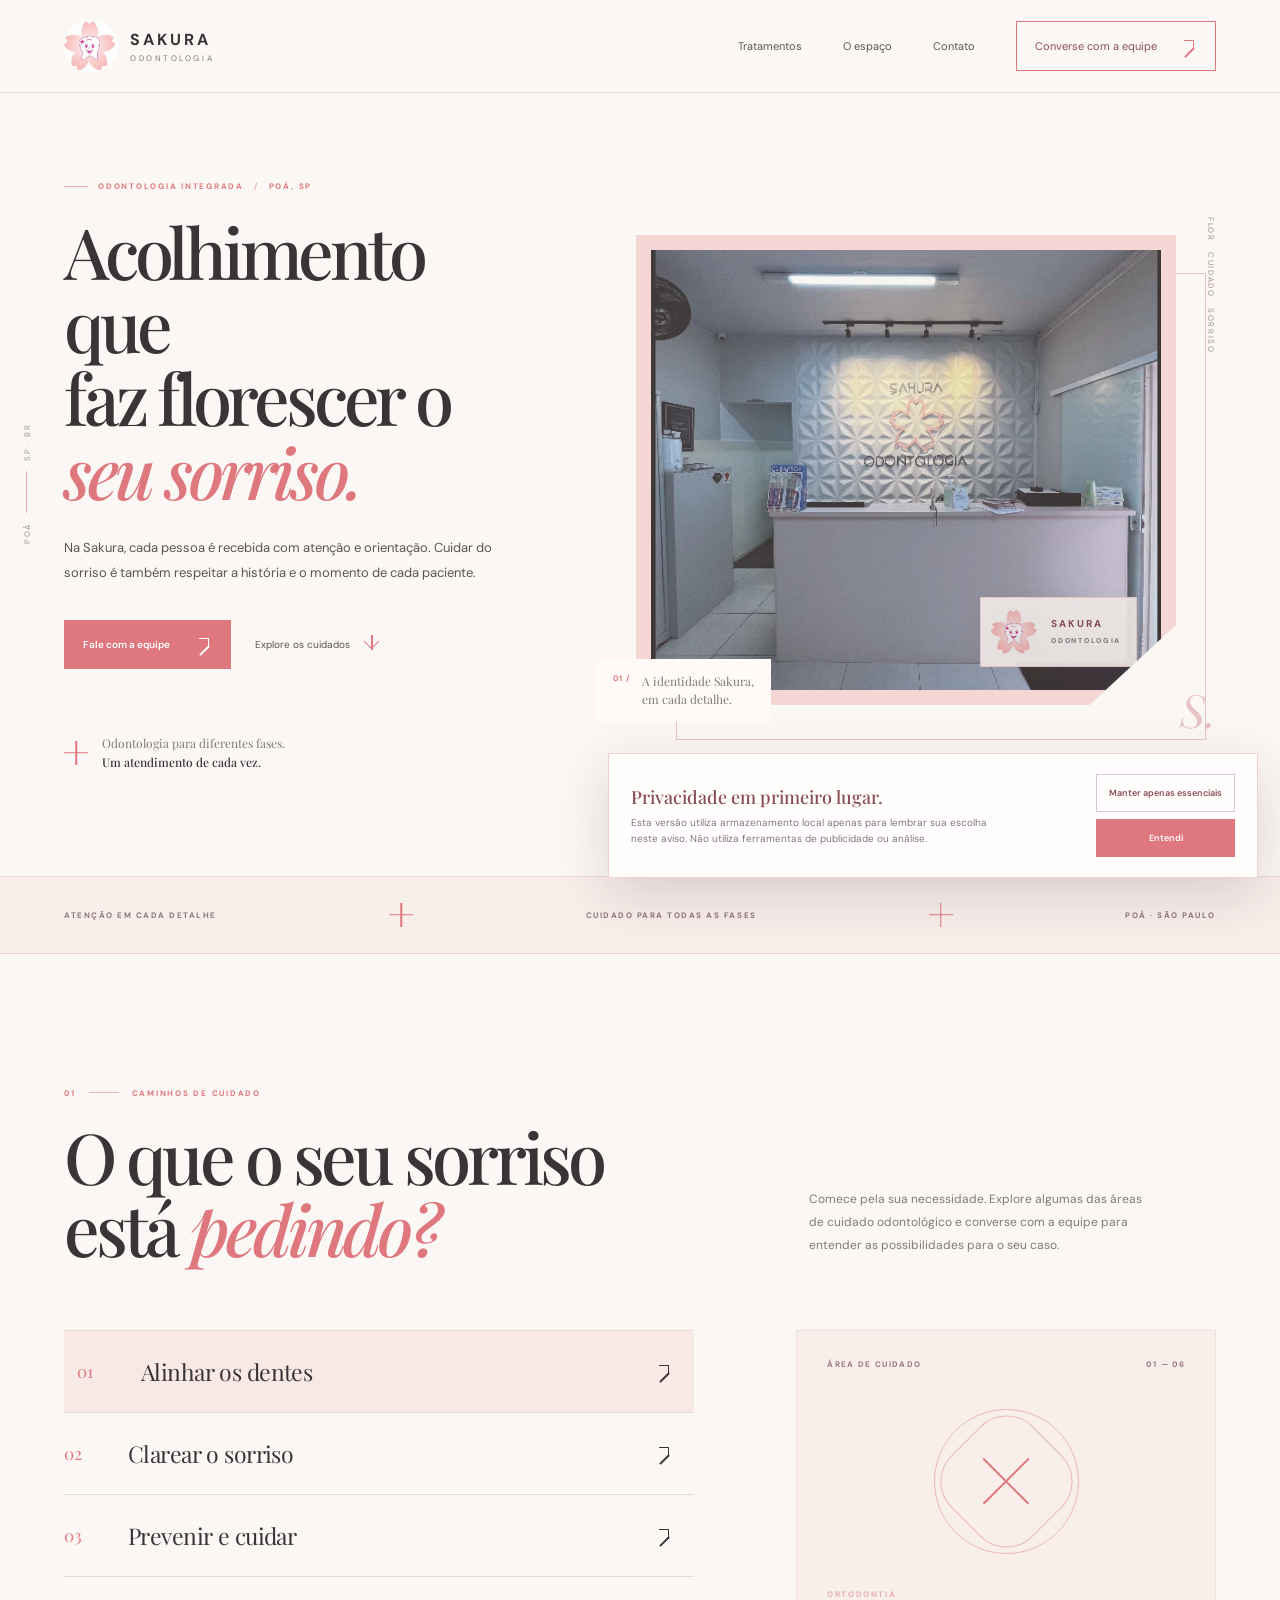
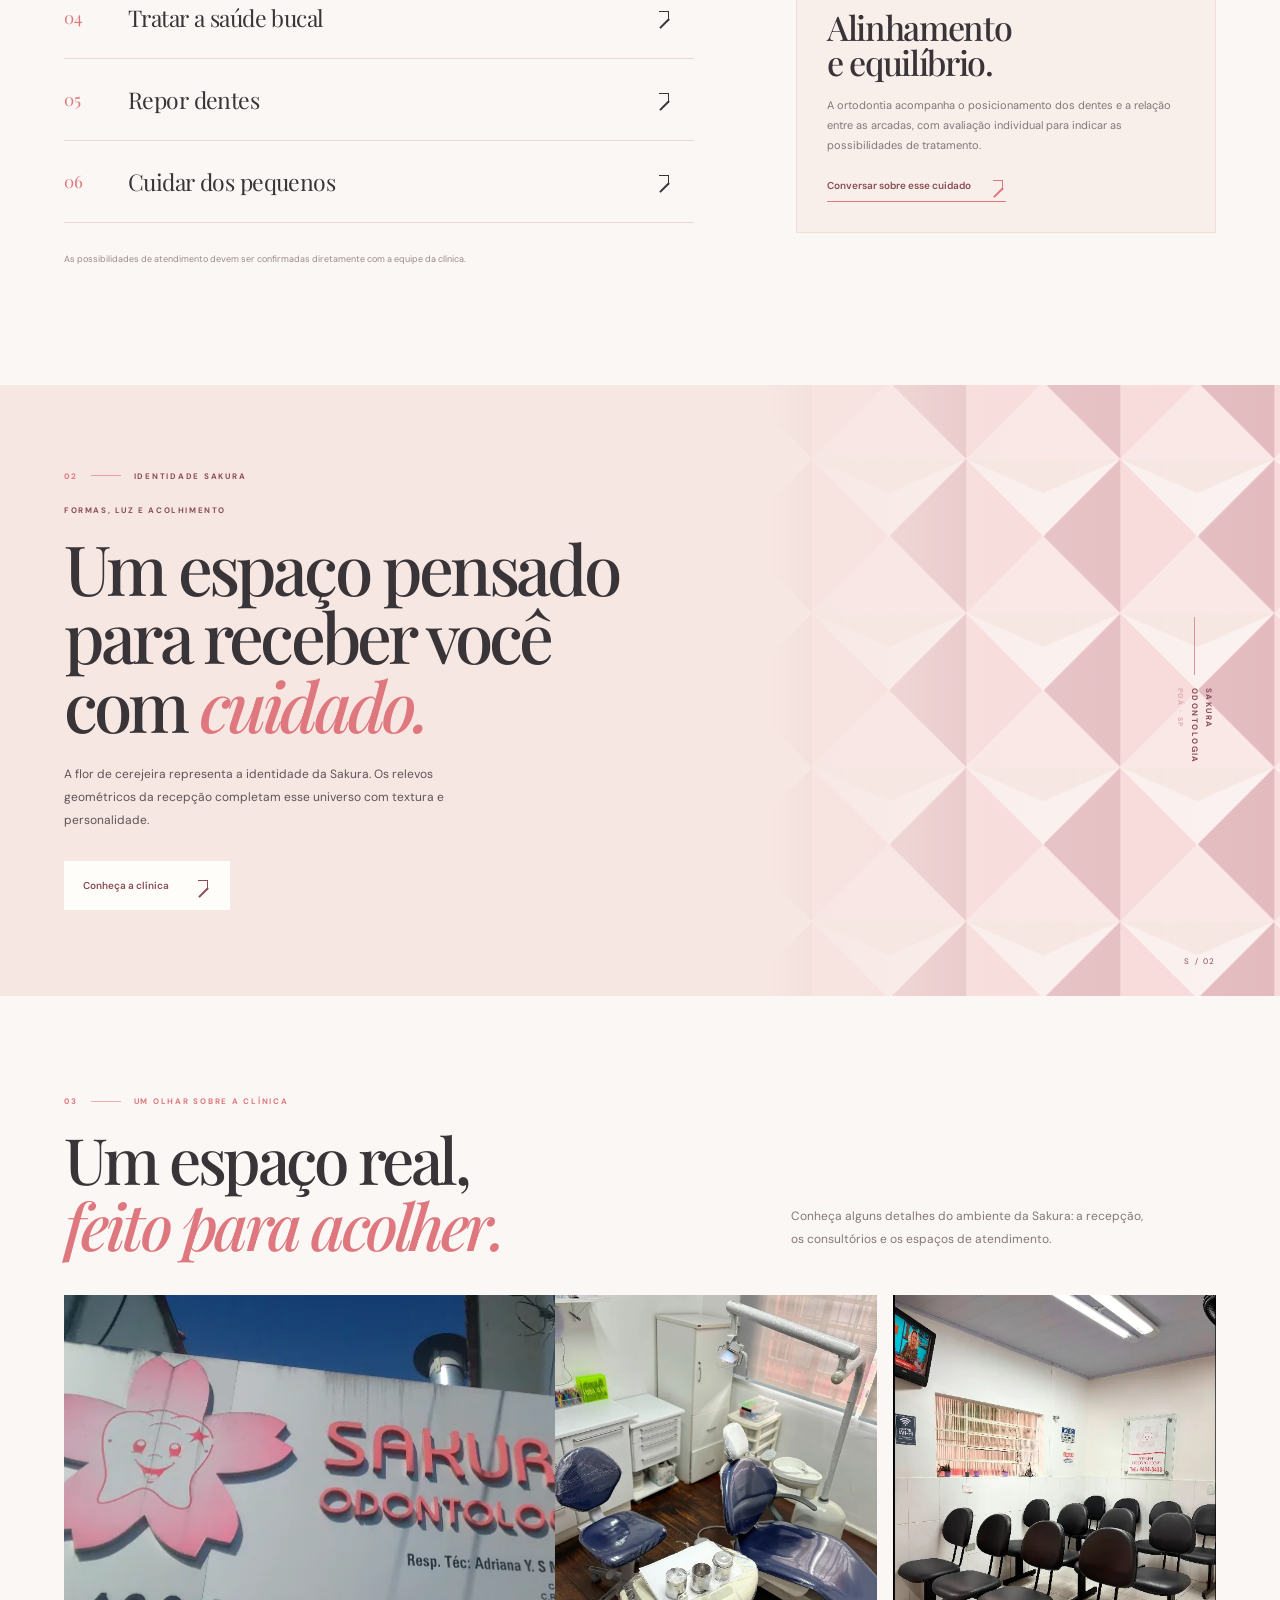
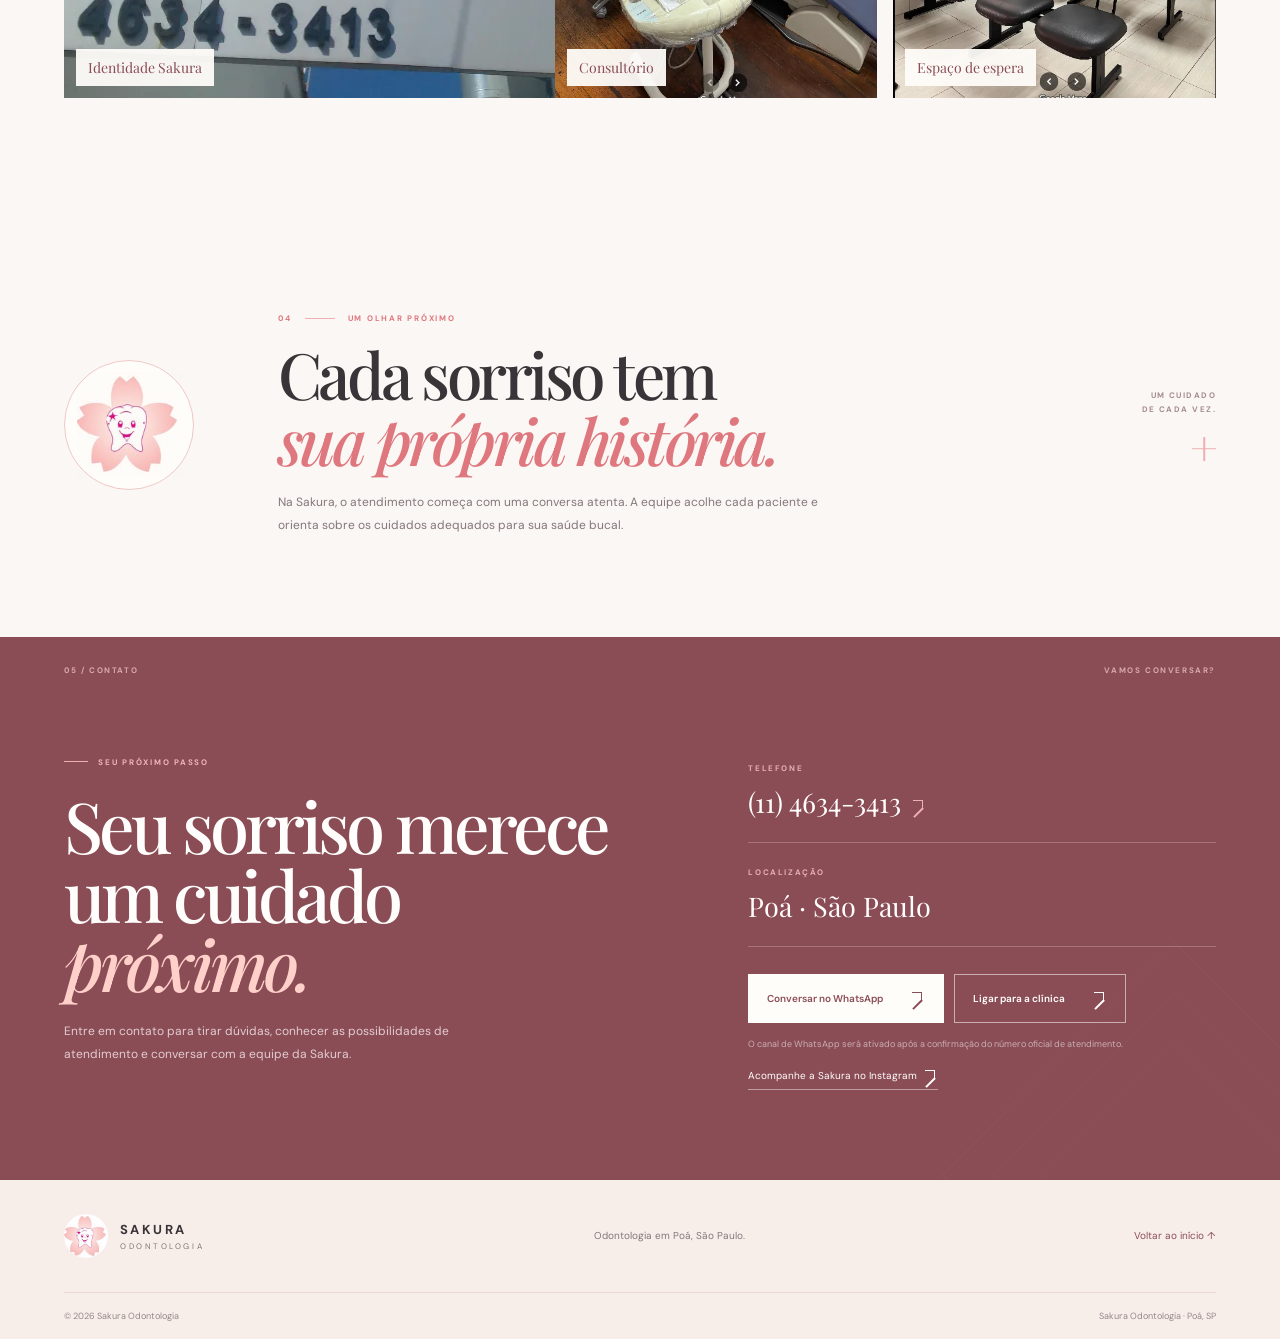
<file: index-corrigido.html>
<!doctype html>
<html lang="pt-BR">
<head>
  <meta charset="utf-8">
  <meta name="viewport" content="width=device-width, initial-scale=1">
  <meta name="theme-color" content="#f8f4f0">
  <meta name="description" content="Sakura Odontologia em Poá, SP. Conheça a clínica e encontre o cuidado odontológico adequado para você.">
  <meta property="og:type" content="website">
  <meta property="og:title" content="Sakura Odontologia | Poá – SP">
  <meta property="og:description" content="Cuidado odontológico com atenção aos detalhes.">
  <title>Sakura Odontologia | Poá – SP</title>
  <link rel="icon" href="/logo-sakura.jpg" type="image/jpeg">
  <link rel="preconnect" href="https://fonts.googleapis.com">
  <link rel="preconnect" href="https://fonts.gstatic.com" crossorigin>
  <link href="https://fonts.googleapis.com/css2?family=DM+Sans:wght@400;500;600;700&family=Manrope:wght@400;500;600;700&family=Playfair+Display:ital,wght@0,500;0,600;1,500;1,600&display=swap" rel="stylesheet">
  <link rel="stylesheet" href="/variables.css">
  <link rel="stylesheet" href="/layout.css">
  <link rel="stylesheet" href="/components.css">
  <link rel="stylesheet" href="/identity-v3.css">
  <link rel="stylesheet" href="/mobile-refinements.css">
  <script defer src="/config.js"></script>
  <script defer src="/main.js"></script>
  <script defer src="/cookies.js"></script>
  <script type="application/ld+json">
  {
    "@context": "https://schema.org",
    "@type": "Dentist",
    "name": "Sakura Odontologia",
    "telephone": "+55 11 4634-3413",
    "address": {
      "@type": "PostalAddress",
      "addressLocality": "Poá",
      "addressRegion": "SP",
      "addressCountry": "BR"
    }
  }
  </script>
</head>
<body>
  <a class="skip-link" href="#conteudo">Pular para o conteúdo</a>

  <header class="site-header" id="topo">
    <div class="header-inner shell">
      <a class="brand" href="#topo" aria-label="Sakura Odontologia — início">
        <span class="brand-symbol"><img src="/logo-sakura.jpg" alt="" width="54" height="54"></span>
        <span class="brand-wordmark"><strong>SAKURA</strong><small>ODONTOLOGIA</small></span>
      </a>

      <button class="menu-toggle" type="button" aria-expanded="false" aria-controls="main-nav" aria-label="Abrir menu">
        <span></span><span></span>
      </button>

      <nav class="main-nav" id="main-nav" aria-label="Navegação principal">
        <a href="#tratamentos">Tratamentos</a>
        <a href="#espaco">O espaço</a>
        <a href="#contato">Contato</a>
        <a class="nav-contact" href="#contato">Converse com a equipe <span class="icon-arrow" aria-hidden="true"></span></a>
      </nav>
    </div>
  </header>

  <main id="conteudo">
    <section class="hero shell" aria-labelledby="hero-title">
      <div class="hero-index" aria-hidden="true"><span>POÁ</span><i></i><span>SP · BR</span></div>
      <div class="hero-copy">
        <p class="eyebrow"><span class="eyebrow-line"></span> ODONTOLOGIA INTEGRADA <span class="eyebrow-dot">/</span> POÁ, SP</p>
        <h1 id="hero-title">Acolhimento que<br>faz florescer o <em>seu sorriso.</em></h1>
        <p class="hero-description">Na Sakura, cada pessoa é recebida com atenção e orientação. Cuidar do sorriso é também respeitar a história e o momento de cada paciente.</p>
        <div class="hero-actions">
          <a class="button button-primary" href="#contato">Fale com a equipe <span class="icon-arrow" aria-hidden="true"></span></a>
          <a class="text-link" href="#tratamentos">Explore os cuidados <span class="icon-down" aria-hidden="true"></span></a>
        </div>
        <div class="hero-footnote"><span class="footnote-flower flower-mark" aria-hidden="true"></span><span>Odontologia para diferentes fases.<br><strong>Um atendimento de cada vez.</strong></span></div>
      </div>

      <div class="hero-composition" aria-label="Composição gráfica inspirada na parede geométrica da recepção Sakura">
        <div class="hero-vertical-note">FLOR · CUIDADO · SORRISO</div>
        <div class="hero-arch-shadow"></div>
        <div class="hero-arch">
          <div class="hero-arch-inner">
            <img class="hero-facets hero-photo" src="/recepcao-sakura.webp" alt="Recepção da Sakura com parede geométrica iluminada" fetchpriority="high">
            <div class="hero-emblem"><img src="/logo-sakura.jpg" alt="Símbolo floral da Sakura Odontologia"><span>SAKURA<br><small>ODONTOLOGIA</small></span></div>
          </div>
        </div>
        <div class="hero-caption"><span class="caption-number">01 /</span><span>A identidade Sakura,<br>em cada detalhe.</span></div>
        <div class="hero-corner-mark" aria-hidden="true">S.</div>
      </div>
    </section>

    <section class="principles-strip" aria-label="Princípios de atendimento">
      <div class="shell principles-inner">
        <span>ATENÇÃO EM CADA DETALHE</span><i class="flower-mark" aria-hidden="true"></i>
        <span>CUIDADO PARA TODAS AS FASES</span><i class="flower-mark" aria-hidden="true"></i>
        <span>POÁ · SÃO PAULO</span>
      </div>
    </section>

    <section class="services-section shell" id="tratamentos" aria-labelledby="services-title">
      <div class="services-intro">
        <div class="section-kicker"><span>01</span><i></i><span>CAMINHOS DE CUIDADO</span></div>
        <h2 id="services-title">O que o seu sorriso<br>está <em>pedindo?</em></h2>
        <p>Comece pela sua necessidade. Explore algumas das áreas de cuidado odontológico e converse com a equipe para entender as possibilidades para o seu caso.</p>
      </div>

      <div class="services-explorer">
        <div class="service-list" role="list" aria-label="Áreas de cuidado odontológico">
          <button class="service-item is-active" type="button" role="listitem" data-service="ortodontia" aria-pressed="true">
            <span class="service-no">01</span><span class="service-title">Alinhar os dentes</span><span class="service-arrow icon-arrow" aria-hidden="true"></span>
          </button>
          <button class="service-item" type="button" role="listitem" data-service="clareamento" aria-pressed="false">
            <span class="service-no">02</span><span class="service-title">Clarear o sorriso</span><span class="service-arrow icon-arrow" aria-hidden="true"></span>
          </button>
          <button class="service-item" type="button" role="listitem" data-service="prevencao" aria-pressed="false">
            <span class="service-no">03</span><span class="service-title">Prevenir e cuidar</span><span class="service-arrow icon-arrow" aria-hidden="true"></span>
          </button>
          <button class="service-item" type="button" role="listitem" data-service="clinica" aria-pressed="false">
            <span class="service-no">04</span><span class="service-title">Tratar a saúde bucal</span><span class="service-arrow icon-arrow" aria-hidden="true"></span>
          </button>
          <button class="service-item" type="button" role="listitem" data-service="reabilitacao" aria-pressed="false">
            <span class="service-no">05</span><span class="service-title">Repor dentes</span><span class="service-arrow icon-arrow" aria-hidden="true"></span>
          </button>
          <button class="service-item" type="button" role="listitem" data-service="infantil" aria-pressed="false">
            <span class="service-no">06</span><span class="service-title">Cuidar dos pequenos</span><span class="service-arrow icon-arrow" aria-hidden="true"></span>
          </button>
        </div>

        <aside class="service-detail" aria-live="polite" aria-atomic="true">
          <div class="detail-topline"><span>ÁREA DE CUIDADO</span><span id="service-counter">01 — 06</span></div>
          <div class="detail-symbol" aria-hidden="true"><span class="detail-orbit orbit-one"></span><span class="detail-orbit orbit-two"></span><span class="detail-flower flower-mark"></span></div>
          <p class="detail-label" id="service-label">ORTODONTIA</p>
          <h3 id="service-heading">Alinhamento<br>e equilíbrio.</h3>
          <p class="detail-description" id="service-description">A ortodontia acompanha o posicionamento dos dentes e a relação entre as arcadas, com avaliação individual para indicar as possibilidades de tratamento.</p>
          <a class="detail-link" href="#contato">Conversar sobre esse cuidado <span class="icon-arrow" aria-hidden="true"></span></a>
        </aside>
      </div>
      <p class="services-disclaimer">As possibilidades de atendimento devem ser confirmadas diretamente com a equipe da clínica.</p>
    </section>

    <section class="space-section" id="espaco" aria-labelledby="space-title">
      <div class="space-geometry" aria-hidden="true">
        <svg viewBox="0 0 700 700" preserveAspectRatio="xMidYMid slice">
          <defs>
            <pattern id="wallRelief" width="140" height="140" patternUnits="userSpaceOnUse">
              <path d="M0 0L70 31L140 0L70 70Z" fill="#f9e8e6"/>
              <path d="M0 0L70 70L0 140Z" fill="#eab2b9"/>
              <path d="M140 0L70 70L140 140Z" fill="#cb7888"/>
              <path d="M0 140L70 70L140 140L70 171Z" fill="#f4cbd0"/>
              <path d="M70 31L70 70" stroke="#fffaf6" stroke-width="2" stroke-opacity=".75"/>
            </pattern>
          </defs>
          <rect width="700" height="700" fill="url(#wallRelief)"/>
          <path d="M0 0L700 700M700 0L0 700" stroke="#fff" stroke-opacity=".15" stroke-width="2"/>
        </svg>
      </div>
      <div class="space-content shell">
        <div class="space-copy">
          <div class="section-kicker section-kicker-light"><span>02</span><i></i><span>IDENTIDADE SAKURA</span></div>
          <p class="space-overline">FORMAS, LUZ E ACOLHIMENTO</p>
          <h2 id="space-title">Um espaço pensado<br>para receber você<br>com <em>cuidado.</em></h2>
          <p>A flor de cerejeira representa a identidade da Sakura. Os relevos geométricos da recepção completam esse universo com textura e personalidade.</p>
          <a class="button button-light" href="#contato">Conheça a clínica <span class="icon-arrow" aria-hidden="true"></span></a>
        </div>
        <div class="space-side-note"><span class="side-rule"></span><span>SAKURA<br>ODONTOLOGIA<br><small>POÁ · SP</small></span></div>
      </div>
      <div class="space-index" aria-hidden="true">S / 02</div>
    </section>

    <section class="clinic-gallery shell" aria-labelledby="gallery-title">
      <div class="gallery-heading">
        <div class="section-kicker"><span>03</span><i></i><span>UM OLHAR SOBRE A CLÍNICA</span></div>
        <h2 id="gallery-title">Um espaço real,<br><em>feito para acolher.</em></h2>
        <p>Conheça alguns detalhes do ambiente da Sakura: a recepção, os consultórios e os espaços de atendimento.</p>
      </div>
      <div class="gallery-grid">
        <figure class="gallery-card gallery-card-main"><img src="/fachada-sakura.webp" alt="Fachada e identificação da Sakura Odontologia" loading="lazy"><figcaption>Identidade Sakura</figcaption></figure>
        <figure class="gallery-card"><img src="/consultorio-sakura.webp" alt="Consultório odontológico da Sakura" loading="lazy"><figcaption>Consultório</figcaption></figure>
        <figure class="gallery-card"><img src="/sala-espera-sakura.webp" alt="Sala de espera da clínica Sakura" loading="lazy"><figcaption>Espaço de espera</figcaption></figure>
      </div>
    </section>

    <section class="approach-section shell" aria-labelledby="approach-title">
      <div class="approach-mark"><img src="/logo-sakura.jpg" alt="Símbolo floral da Sakura Odontologia" loading="lazy"></div>
      <div class="approach-copy">
        <div class="section-kicker"><span>04</span><i></i><span>UM OLHAR PRÓXIMO</span></div>
        <h2 id="approach-title">Cada sorriso tem<br><em>sua própria história.</em></h2>
        <p>Na Sakura, o atendimento começa com uma conversa atenta. A equipe acolhe cada paciente e orienta sobre os cuidados adequados para sua saúde bucal.</p>
      </div>
      <div class="approach-aside"><span>UM CUIDADO<br>DE CADA VEZ.</span><b class="flower-mark" aria-hidden="true"></b></div>
    </section>

    <section class="contact-section" id="contato" aria-labelledby="contact-title">
      <div class="contact-topline shell"><span>05 / CONTATO</span><span>VAMOS CONVERSAR?</span></div>
      <div class="contact-inner shell">
        <div class="contact-copy">
          <p class="eyebrow eyebrow-light"><span class="eyebrow-line"></span> SEU PRÓXIMO PASSO</p>
          <h2 id="contact-title">Seu sorriso merece<br>um cuidado <em>próximo.</em></h2>
          <p>Entre em contato para tirar dúvidas, conhecer as possibilidades de atendimento e conversar com a equipe da Sakura.</p>
        </div>
        <div class="contact-card">
          <div class="contact-detail"><span class="detail-label">TELEFONE</span><a href="tel:+551146343413">(11) 4634-3413 <span class="icon-arrow" aria-hidden="true"></span></a></div>
          <div class="contact-detail"><span class="detail-label">LOCALIZAÇÃO</span><p>Poá · São Paulo</p></div>
          <div class="contact-actions">
            <a class="button button-light whatsapp-button" href="#contato" data-whatsapp aria-disabled="true" title="WhatsApp será ativado após confirmação do número oficial">Conversar no WhatsApp <span class="icon-arrow" aria-hidden="true"></span></a>
            <a class="button button-outline-light" href="tel:+551146343413">Ligar para a clínica <span class="icon-arrow" aria-hidden="true"></span></a>
          </div>
          <p class="contact-note" id="whatsapp-note">O canal de WhatsApp será ativado após a confirmação do número oficial de atendimento.</p>
          <a class="contact-instagram" href="https://www.instagram.com/sakuraodontologia/?hl=pt" target="_blank" rel="noopener noreferrer">Acompanhe a Sakura no Instagram <span class="icon-arrow" aria-hidden="true"></span></a>
        </div>
      </div>
      <div class="contact-bottom-geometry" aria-hidden="true"></div>
    </section>
  </main>

  <footer class="site-footer">
    <div class="shell footer-main">
      <a class="brand footer-brand" href="#topo" aria-label="Voltar ao início">
        <span class="brand-symbol"><img src="/logo-sakura.jpg" alt="" width="44" height="44" loading="lazy"></span>
        <span class="brand-wordmark"><strong>SAKURA</strong><small>ODONTOLOGIA</small></span>
      </a>
      <p>Odontologia em Poá, São Paulo.</p>
      <a class="back-top" href="#topo">Voltar ao início ↑</a>
    </div>
    <div class="shell footer-bottom"><span>© <span id="current-year">2026</span> Sakura Odontologia</span><span>Sakura Odontologia · Poá, SP</span></div>
  </footer>

  <aside class="cookie-banner" id="cookie-banner" aria-label="Aviso de privacidade" hidden>
    <div class="cookie-copy"><strong>Privacidade em primeiro lugar.</strong><p>Esta versão utiliza armazenamento local apenas para lembrar sua escolha neste aviso. Não utiliza ferramentas de publicidade ou análise.</p></div>
    <div class="cookie-actions"><button class="button button-cookie-secondary" type="button" id="cookie-reject">Manter apenas essenciais</button><button class="button button-cookie-primary" type="button" id="cookie-accept">Entendi</button></div>
  </aside>

  <noscript><p class="noscript-note">Para utilizar o menu móvel e a seleção de áreas de cuidado, ative o JavaScript no navegador.</p></noscript>
</body>
</html>
</file>
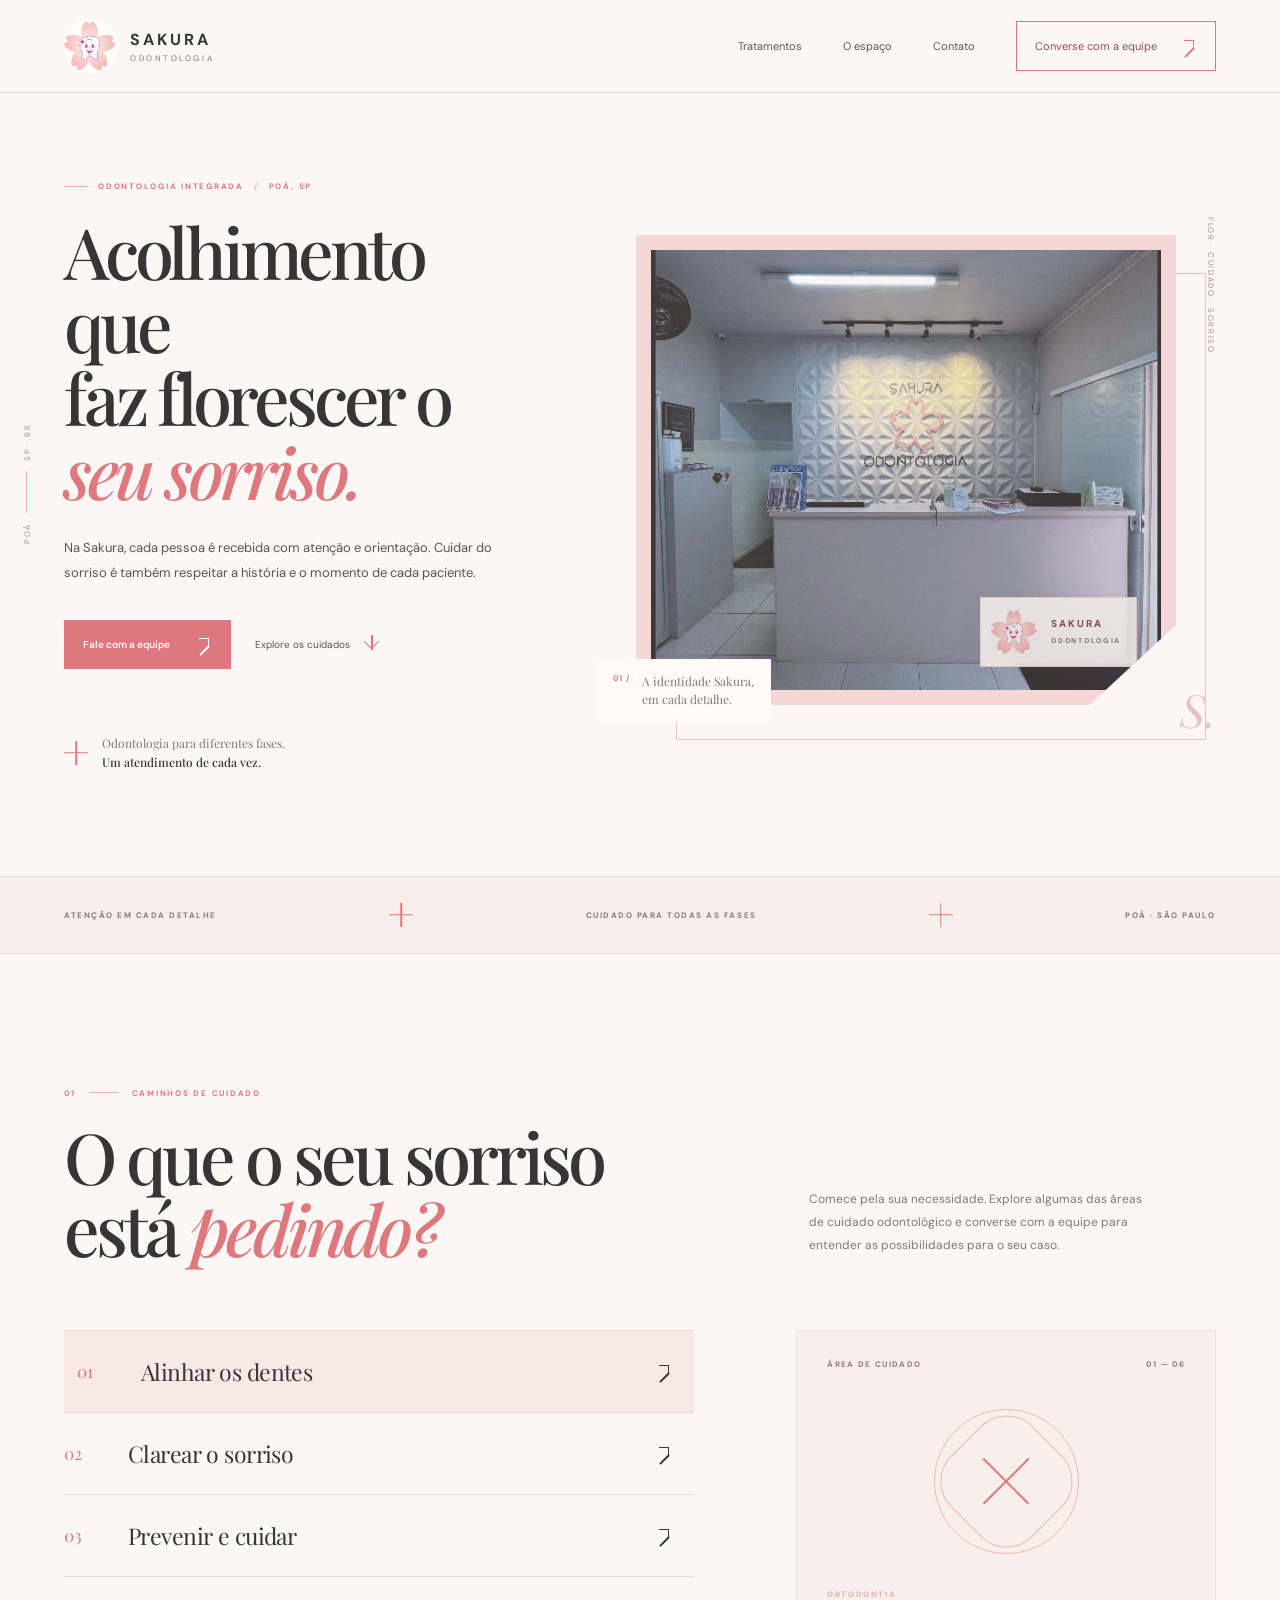
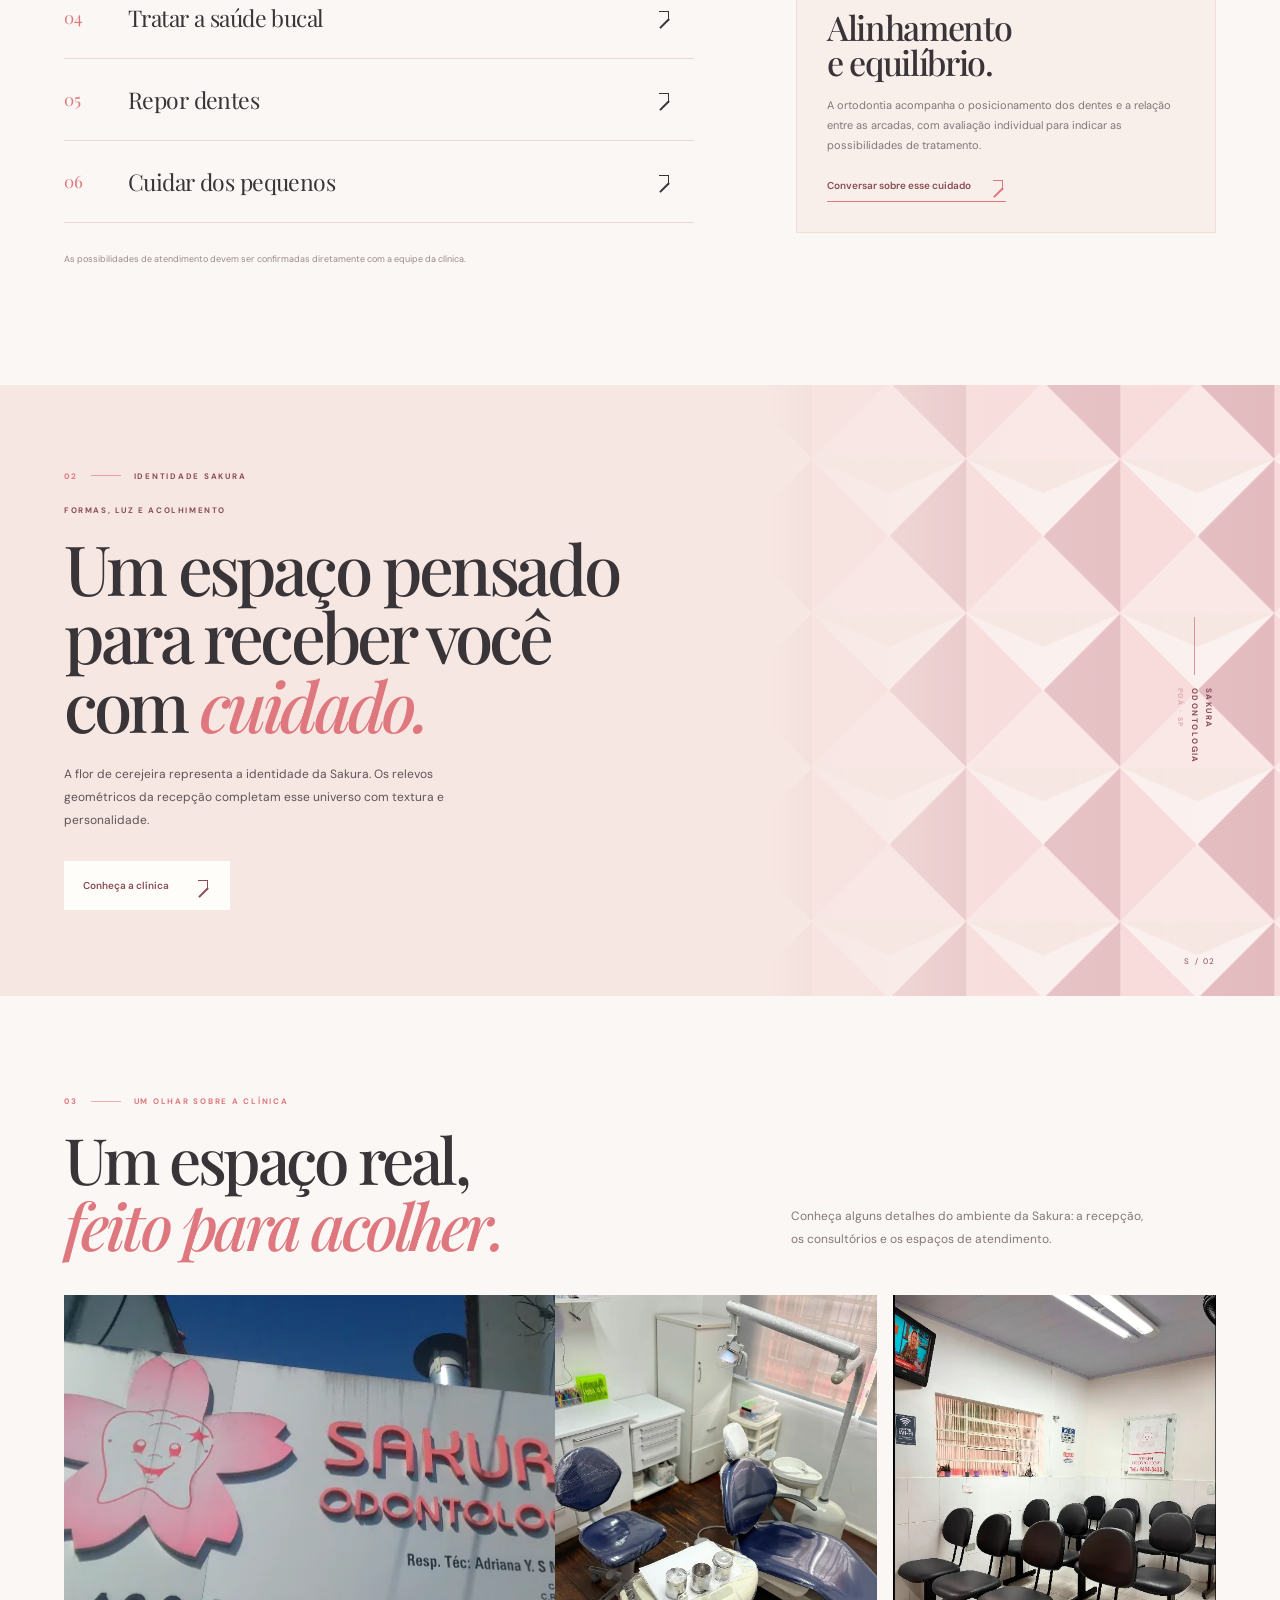
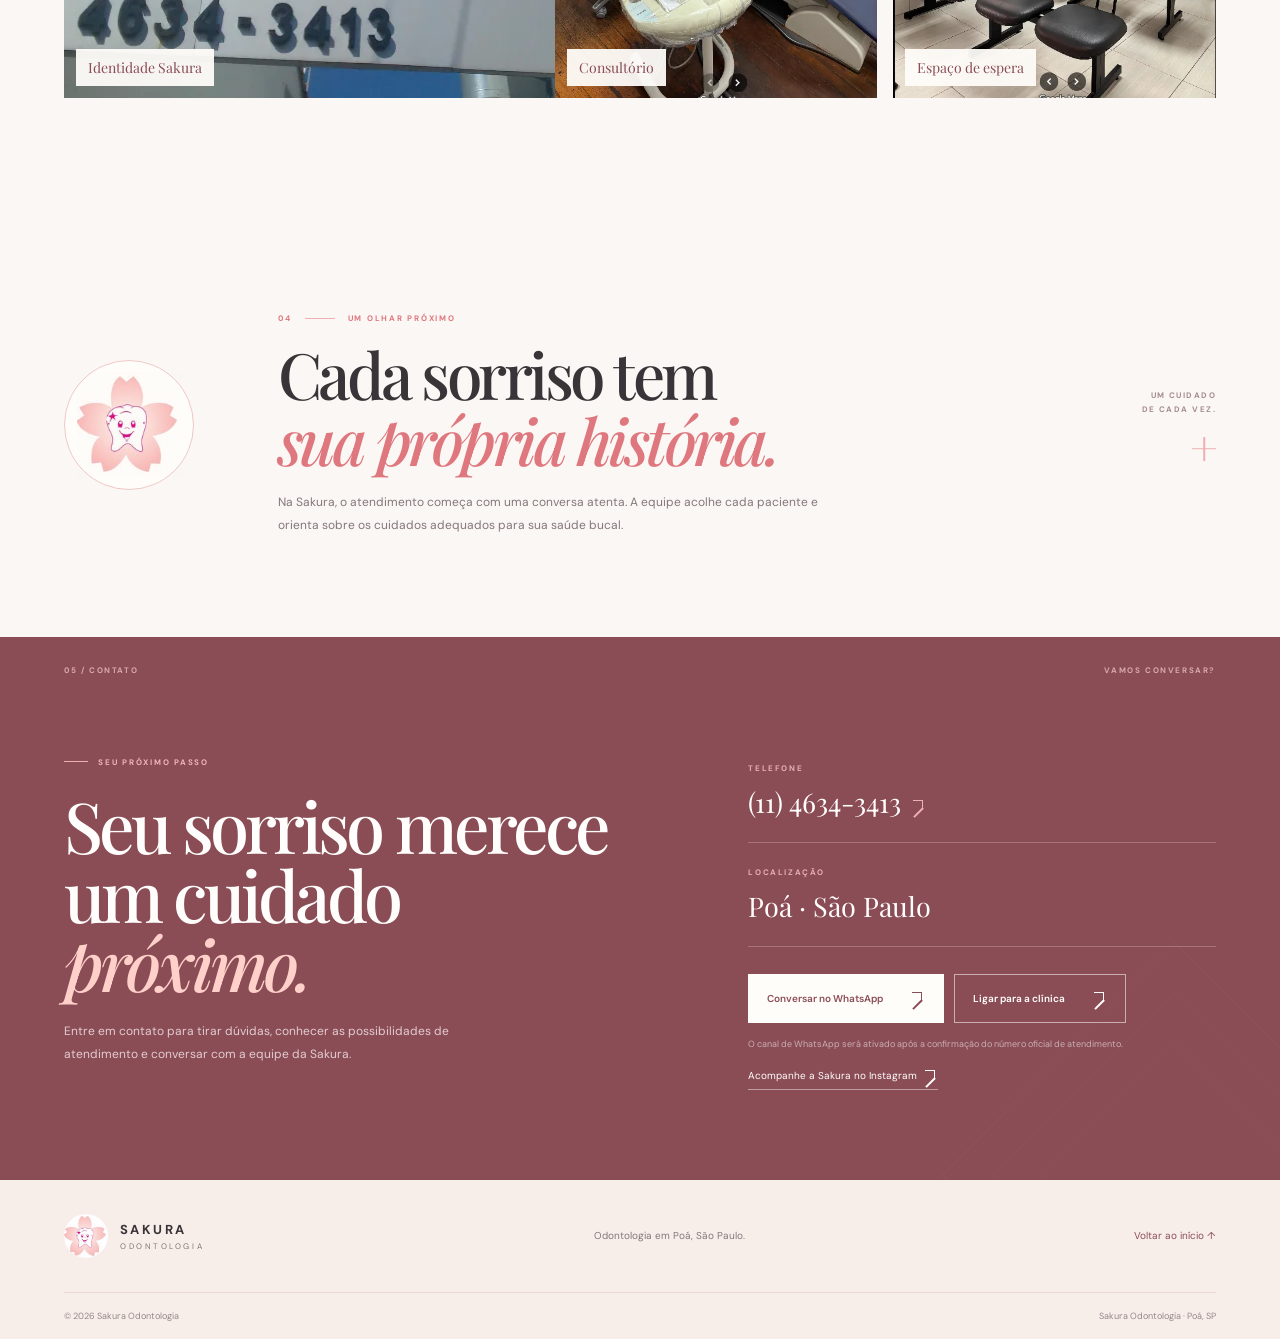
<file: Sakura-preview-mobile.html>
<!doctype html>
<html lang="pt-BR">
<head>
  <meta charset="utf-8">
  <meta name="viewport" content="width=device-width, initial-scale=1">
  <meta name="theme-color" content="#f8f4f0">
  <meta name="description" content="Sakura Odontologia em Poá, SP. Conheça a clínica e encontre o cuidado odontológico adequado para você.">
  <meta property="og:type" content="website">
  <meta property="og:title" content="Sakura Odontologia | Poá – SP">
  <meta property="og:description" content="Cuidado odontológico com atenção aos detalhes.">
  <title>Sakura Odontologia | Poá – SP</title>
  <link rel="icon" href="[data-uri]" type="image/jpeg">


  <link href="https://fonts.googleapis.com/css2?family=DM+Sans:wght@400;500;600;700&family=Manrope:wght@400;500;600;700&family=Playfair+Display:ital,wght@0,500;0,600;1,500;1,600&display=swap" rel="stylesheet">
  <style>
:root {
  color-scheme: light;
  --paper: #f8f4f0;
  --paper-warm: #f2eae4;
  --white: #fffdfa;
  --ink: #302a2d;
  --ink-soft: #51464a;
  --muted: #817579;
  --line: #dfd1cc;
  --rose: #df8794;
  --rose-light: #f4d5d8;
  --rose-pale: #f9e9e7;
  --rose-deep: #a84f64;
  --wine: #60313d;
  --wine-dark: #47232d;
  --serif: "Playfair Display", Georgia, serif;
  --sans: "DM Sans", "Manrope", Arial, sans-serif;
  --shell: 1160px;
  --gutter: clamp(22px, 5vw, 76px);
  --ease: cubic-bezier(.2,.7,.2,1);
}

</style>
  <style>
* { box-sizing: border-box; }
html { scroll-behavior: smooth; scroll-padding-top: 96px; }
body { margin: 0; background: var(--paper); color: var(--ink); font-family: var(--sans); font-size: 14px; -webkit-font-smoothing: antialiased; }
img, svg { display: block; max-width: 100%; }
a { color: inherit; text-decoration: none; }
button { font: inherit; }
.shell { width: min(var(--shell), calc(100% - var(--gutter) * 2)); margin-inline: auto; }
.skip-link { position: absolute; z-index: 100; top: 8px; left: 8px; padding: 10px 14px; background: var(--wine); color: white; transform: translateY(-150%); }
.skip-link:focus { transform: translateY(0); }
.site-header { position: relative; z-index: 20; border-bottom: 1px solid rgba(96,49,61,.13); background: rgba(248,244,240,.96); }
.header-inner { min-height: 92px; display: flex; align-items: center; justify-content: space-between; gap: 32px; }
.brand { display: inline-flex; align-items: center; gap: 12px; min-width: max-content; }
.brand-symbol { display: grid; width: 54px; height: 54px; place-items: center; overflow: hidden; border-radius: 50%; background: var(--white); }
.brand-symbol img { width: 100%; height: 100%; object-fit: cover; mix-blend-mode: multiply; }
.brand-wordmark { display: flex; flex-direction: column; gap: 3px; }
.brand-wordmark strong { font-size: 16px; font-weight: 700; letter-spacing: .19em; }
.brand-wordmark small { color: var(--muted); font-size: 8px; letter-spacing: .32em; }
.main-nav { display: flex; align-items: center; gap: clamp(22px, 3.2vw, 48px); }
.main-nav > a { color: var(--ink-soft); font-size: 11px; transition: color .2s ease; }
.main-nav > a:hover { color: var(--rose-deep); }
.main-nav .nav-contact { display: inline-flex; align-items: center; gap: 22px; padding: 15px 18px; border: 1px solid var(--rose); color: var(--wine); }
.nav-contact span { color: var(--rose-deep); font-size: 16px; }
.menu-toggle { display: none; }

.hero { position: relative; display: grid; grid-template-columns: minmax(0,.86fr) minmax(0,1.14fr); align-items: center; gap: clamp(38px,7vw,100px); min-height: 690px; padding-block: 78px 94px; }
.hero-index { position: absolute; top: 50%; left: -42px; display: flex; align-items: center; gap: 10px; color: #a58e91; font-size: 8px; letter-spacing: .2em; writing-mode: vertical-rl; transform: translateY(-50%) rotate(180deg); }
.hero-index i { width: 1px; height: 42px; background: var(--rose); }
.hero-copy { position: relative; z-index: 2; padding-block: 10px; }
.eyebrow, .section-kicker { display: flex; align-items: center; gap: 10px; margin: 0 0 24px; color: var(--rose-deep); font-size: 8px; font-weight: 700; letter-spacing: .22em; }
.eyebrow-line { width: 24px; height: 1px; background: var(--rose); }
.eyebrow-dot { color: var(--rose); }
.hero h1, .services-intro h2, .space-copy h2, .approach-copy h2, .contact-copy h2 { margin: 0; font-family: var(--serif); font-weight: 500; letter-spacing: -.055em; }
.hero h1 { max-width: 590px; font-size: clamp(58px,6.1vw,88px); line-height: .99; }
.hero h1 em, h2 em { color: var(--rose-deep); font-weight: 500; }
.hero-description { max-width: 440px; margin: 27px 0 0; color: var(--muted); font-size: 13px; line-height: 1.95; }
.hero-actions { display: flex; align-items: center; flex-wrap: wrap; gap: 24px; margin-top: 34px; }
.button { display: inline-flex; align-items: center; justify-content: space-between; gap: 24px; min-height: 49px; padding: 0 18px; border: 1px solid transparent; font-size: 10px; font-weight: 600; transition: background .2s ease, color .2s ease, border-color .2s ease; }
.button span { font-size: 16px; }
.button-primary { background: var(--wine); color: var(--white); }
.button-primary:hover { background: var(--wine-dark); }
.text-link { display: inline-flex; align-items: center; gap: 13px; color: var(--ink-soft); font-size: 10px; }
.text-link span { color: var(--rose-deep); font-size: 16px; }
.hero-footnote { display: flex; align-items: center; gap: 14px; margin-top: 65px; color: var(--muted); font-family: var(--serif); font-size: 12px; line-height: 1.6; }
.hero-footnote strong { color: var(--ink); font-weight: 500; }
.footnote-flower { color: var(--rose); font-family: var(--sans); font-size: 27px; }

.hero-composition { position: relative; min-height: 510px; display: flex; align-items: center; justify-content: center; padding: 22px 28px 35px; }
.hero-vertical-note { position: absolute; z-index: 3; top: 4px; right: 0; color: #a58e91; font-size: 8px; letter-spacing: .2em; writing-mode: vertical-rl; }
.hero-arch-shadow { position: absolute; top: 42px; right: 28px; bottom: 18px; left: 62px; border: 1px solid #d8b6b8; transform: translate(18px,18px); }
.hero-arch { position: relative; z-index: 1; width: min(100%,540px); height: 470px; padding: 15px; background: #ead2d0; clip-path: polygon(0 0,100% 0,100% 83%,84% 100%,0 100%); }
.hero-arch-inner { position: relative; width: 100%; height: 100%; overflow: hidden; background: var(--rose-pale); }
.hero-facets { width: 100%; height: 100%; object-fit: cover; }
.hero-emblem { position: absolute; right: 24px; bottom: 23px; display: flex; align-items: center; gap: 12px; padding: 10px 15px 10px 10px; background: rgba(255,253,250,.92); box-shadow: 0 10px 35px rgba(75,34,44,.09); }
.hero-emblem img { width: 48px; height: 48px; object-fit: cover; mix-blend-mode: multiply; }
.hero-emblem span { color: var(--wine); font-size: 10px; font-weight: 700; letter-spacing: .2em; line-height: 1.6; }
.hero-emblem small { color: var(--muted); font-size: 7px; letter-spacing: .24em; }
.hero-caption { position: absolute; z-index: 3; left: 0; bottom: 18px; display: flex; align-items: flex-start; gap: 12px; padding: 14px 17px; background: var(--paper); color: var(--muted); font-family: var(--serif); font-size: 12px; line-height: 1.45; }
.caption-number { color: var(--rose-deep); font-family: var(--sans); font-size: 8px; font-weight: 700; letter-spacing: .12em; }
.hero-corner-mark { position: absolute; right: 0; bottom: 0; color: #e6c3c4; font-family: var(--serif); font-size: 46px; font-style: italic; }

.principles-strip { border-block: 1px solid var(--line); background: #f4ece7; }
.principles-inner { min-height: 76px; display: flex; align-items: center; justify-content: space-between; gap: 18px; }
.principles-inner span { color: #8c777b; font-size: 8px; font-weight: 700; letter-spacing: .19em; }
.principles-inner i { color: var(--rose); font-size: 16px; font-style: normal; }

.services-section { padding-block: 140px 150px; }
.services-intro { display: grid; grid-template-columns: 1.1fr .65fr; align-items: end; gap: 55px; }
.services-intro .section-kicker { grid-column: 1 / -1; margin-bottom: -32px; }
.section-kicker { gap: 13px; }
.section-kicker > span:first-child { color: var(--rose-deep); }
.section-kicker i { width: 30px; height: 1px; background: var(--rose); }
.services-intro h2 { font-size: clamp(48px,5.5vw,72px); line-height: 1.02; }
.services-intro > p { max-width: 350px; margin: 0 0 8px; color: var(--muted); font-size: 12px; line-height: 1.9; }
.services-explorer { display: grid; grid-template-columns: 1.08fr .72fr; gap: clamp(45px,8vw,120px); align-items: stretch; margin-top: 65px; }
.service-list { border-top: 1px solid var(--line); }
.service-item { width: 100%; min-height: 82px; display: grid; grid-template-columns: 48px minmax(0,1fr) 28px; align-items: center; gap: 16px; padding: 10px 12px 10px 0; border: 0; border-bottom: 1px solid var(--line); background: transparent; color: var(--ink); text-align: left; cursor: pointer; transition: padding .2s ease, background .2s ease; }
.service-item:hover, .service-item.is-active { padding-left: 13px; background: #f2e8e3; }
.service-no { color: var(--rose-deep); font-family: var(--serif); font-size: 17px; }
.service-title { font-family: var(--serif); font-size: clamp(18px,2vw,23px); letter-spacing: -.025em; }
.service-arrow { color: var(--rose-deep); font-size: 18px; text-align: right; }
.service-detail { position: relative; min-height: 480px; overflow: hidden; padding: 28px 30px 30px; background: var(--paper-warm); }
.detail-topline { position: relative; z-index: 2; display: flex; justify-content: space-between; gap: 10px; color: #9a777d; font-size: 8px; font-weight: 700; letter-spacing: .17em; }
.detail-symbol { position: relative; width: 155px; height: 155px; display: grid; place-items: center; margin: 35px auto 30px; }
.detail-orbit { position: absolute; border: 1px solid rgba(183,107,123,.35); border-radius: 50%; }
.orbit-one { inset: 5px; }
.orbit-two { inset: 20px; transform: rotate(45deg); border-radius: 32%; }
.detail-flower { color: var(--rose); font-size: 78px; line-height: 1; }
.detail-label { margin: 0 0 12px; color: var(--rose-deep); font-size: 8px; font-weight: 700; letter-spacing: .2em; }
.service-detail h3 { margin: 0; font-family: var(--serif); font-size: 34px; font-weight: 500; letter-spacing: -.04em; line-height: 1.05; }
.detail-description { max-width: 390px; margin: 15px 0 20px; color: var(--muted); font-size: 11px; line-height: 1.8; }
.detail-link { display: inline-flex; align-items: center; gap: 17px; padding-bottom: 6px; border-bottom: 1px solid var(--rose); color: var(--wine); font-size: 10px; font-weight: 600; }
.detail-link span { color: var(--rose-deep); font-size: 16px; }
.services-disclaimer { margin: 20px 0 0; color: #9b8989; font-size: 9px; }

.space-section { position: relative; overflow: hidden; min-height: 700px; background: var(--wine); color: var(--white); }
.space-geometry { position: absolute; top: -13%; right: -5%; bottom: -13%; width: 58%; opacity: .95; }
.space-geometry::before { position: absolute; z-index: 1; inset: 0; background: linear-gradient(90deg,var(--wine) 0%,rgba(96,49,61,.42) 38%,rgba(96,49,61,.08) 100%); content: ""; }
.space-geometry svg { width: 100%; height: 100%; }
.space-content { position: relative; z-index: 2; min-height: 700px; display: grid; grid-template-columns: minmax(0,1fr) 150px; align-items: center; }
.space-copy { max-width: 560px; padding-block: 100px; }
.section-kicker-light { color: #f5b8bd; }
.section-kicker-light i { background: #e99ba6; }
.space-overline { margin: 0 0 18px; color: #e9b6ba; font-size: 8px; font-weight: 700; letter-spacing: .2em; }
.space-copy h2 { font-size: clamp(58px,6vw,82px); line-height: .99; }
.space-copy h2 em { color: #f2b3b9; }
.space-copy > p:not(.space-overline) { max-width: 430px; margin: 25px 0 30px; color: #ead9d9; font-size: 12px; line-height: 1.9; }
.button-light { background: var(--white); color: var(--wine); }
.button-light:hover { background: var(--rose-pale); }
.space-side-note { display: flex; align-items: center; gap: 13px; justify-self: end; color: #f4dfe0; font-size: 8px; font-weight: 700; letter-spacing: .18em; line-height: 1.8; writing-mode: vertical-rl; }
.space-side-note small { color: #dbaab0; font-size: 7px; }
.side-rule { width: 1px; height: 58px; background: #d9919c; }
.space-index { position: absolute; right: var(--gutter); bottom: 30px; color: #e4b9bd; font-size: 8px; letter-spacing: .2em; }

.approach-section { min-height: 440px; display: grid; grid-template-columns: 150px minmax(0,1fr) 120px; align-items: center; gap: clamp(28px,5vw,75px); padding-block: 100px; }
.approach-mark { width: 130px; height: 130px; display: grid; place-items: center; border: 1px solid #e4c8c8; border-radius: 50%; background: var(--white); }
.approach-mark img { width: 105px; height: 105px; object-fit: cover; mix-blend-mode: multiply; }
.approach-copy .section-kicker { margin-bottom: 18px; }
.approach-copy h2 { font-size: clamp(43px,5vw,66px); line-height: 1.02; }
.approach-copy > p:last-child { max-width: 580px; margin: 19px 0 0; color: var(--muted); font-size: 12px; line-height: 1.9; }
.approach-aside { display: flex; flex-direction: column; align-items: flex-end; gap: 20px; color: #a58c90; font-size: 8px; font-weight: 700; letter-spacing: .18em; line-height: 1.7; text-align: right; }
.approach-aside b { color: var(--rose); font-size: 28px; font-weight: 400; }

.contact-section { position: relative; overflow: hidden; background: var(--wine-dark); color: var(--white); }
.contact-topline { display: flex; justify-content: space-between; padding-top: 28px; color: #d7a8ae; font-size: 8px; font-weight: 700; letter-spacing: .2em; }
.contact-inner { position: relative; z-index: 2; display: grid; grid-template-columns: 1fr .8fr; gap: 100px; padding-block: 100px 112px; }
.eyebrow-light { color: #f0b4bb; }
.contact-copy h2 { font-size: clamp(58px,6vw,80px); line-height: .98; }
.contact-copy h2 em { color: #f1aeb7; }
.contact-copy > p:last-child { max-width: 390px; margin: 23px 0 0; color: #e1cdd0; font-size: 12px; line-height: 1.9; }
.contact-card { padding-top: 6px; }
.contact-detail { padding-block: 0 22px; margin-bottom: 24px; border-bottom: 1px solid rgba(255,255,255,.22); }
.detail-label { display: block; margin-bottom: 11px; color: #e5aeb5; font-size: 8px; font-weight: 700; letter-spacing: .2em; }
.contact-detail a, .contact-detail p { margin: 0; color: var(--white); font-family: var(--serif); font-size: 27px; }
.contact-detail a span { color: #f0aeb6; font-family: var(--sans); font-size: 16px; }
.contact-actions { display: flex; flex-wrap: wrap; gap: 10px; margin-top: 27px; }
.button-outline-light { border-color: rgba(255,255,255,.55); color: var(--white); }
.button-outline-light:hover { border-color: white; background: rgba(255,255,255,.08); }
.contact-note { margin: 14px 0 0; color: #c9aeb2; font-size: 9px; line-height: 1.7; }
.contact-instagram { display: inline-block; margin-top: 15px; padding-bottom: 4px; border-bottom: 1px solid rgba(255,255,255,.45); color: var(--white); font-size: 10px; }
.contact-bottom-geometry { position: absolute; right: -60px; bottom: -160px; width: 330px; height: 330px; border: 1px solid rgba(236,181,188,.18); transform: rotate(45deg); }
.contact-bottom-geometry::before, .contact-bottom-geometry::after { position: absolute; inset: 35px; border: 1px solid rgba(236,181,188,.15); content: ""; }
.contact-bottom-geometry::after { inset: 70px; }
.site-footer { background: #f1e8e3; }
.footer-main { min-height: 112px; display: flex; align-items: center; justify-content: space-between; gap: 24px; }
.footer-brand .brand-symbol { width: 44px; height: 44px; }
.footer-brand .brand-wordmark strong { font-size: 13px; }
.footer-main > p, .back-top { color: var(--muted); font-size: 10px; }
.back-top { color: var(--wine); }
.footer-bottom { display: flex; justify-content: space-between; gap: 20px; padding-block: 17px; border-top: 1px solid var(--line); color: #978589; font-size: 9px; }

@media (max-width: 980px) {
  :root { --gutter: 42px; }
  .hero { gap: 35px; min-height: 630px; }
  .hero h1 { font-size: clamp(54px,6.4vw,72px); }
  .hero-composition { min-height: 450px; padding-inline: 10px; }
  .hero-arch { height: 420px; }
  .services-explorer { gap: 40px; }
  .space-geometry { width: 65%; right: -15%; }
  .contact-inner { gap: 55px; }
}
@media (max-width: 700px) {
  :root { --gutter: 22px; }
  html { scroll-padding-top: 76px; }
  .header-inner { min-height: 76px; }
  .brand-symbol { width: 46px; height: 46px; }
  .brand-wordmark strong { font-size: 14px; }
  .brand-wordmark small { font-size: 7px; }
  .menu-toggle { display: flex; flex-direction: column; align-items: center; justify-content: center; gap: 6px; width: 43px; height: 43px; border: 1px solid var(--line); background: transparent; }
  .menu-toggle span { width: 17px; height: 1px; background: var(--wine); }
  .main-nav { position: absolute; top: 100%; left: 0; right: 0; display: none; flex-direction: column; align-items: stretch; gap: 0; padding: 10px var(--gutter) 20px; border-bottom: 1px solid var(--line); background: var(--paper); }
  .main-nav.is-open { display: flex; }
  .main-nav > a { padding: 14px 0; border-bottom: 1px solid var(--line); }
  .main-nav .nav-contact { justify-content: space-between; margin-top: 12px; padding: 14px; }
  .hero { display: flex; flex-direction: column; align-items: stretch; gap: 35px; min-height: auto; padding-block: 62px 75px; }
  .hero-index { display: none; }
  .eyebrow { margin-bottom: 20px; font-size: 7px; }
  .hero h1 { max-width: 500px; font-size: clamp(49px,12vw,66px); }
  .hero-description { max-width: 480px; margin-top: 19px; font-size: 12px; }
  .hero-actions { gap: 16px; margin-top: 25px; }
  .hero-footnote { margin-top: 34px; }
  .hero-composition { min-height: 390px; margin-inline: 3px; padding: 15px 15px 28px; }
  .hero-vertical-note { right: 0; font-size: 7px; }
  .hero-arch-shadow { top: 35px; right: 15px; bottom: 10px; left: 25px; transform: translate(10px,10px); }
  .hero-arch { width: 100%; height: 350px; padding: 10px; }
  .hero-emblem { right: 12px; bottom: 12px; gap: 8px; padding: 7px 10px 7px 7px; }
  .hero-emblem img { width: 38px; height: 38px; }
  .hero-emblem span { font-size: 8px; }
  .hero-caption { left: -5px; bottom: 7px; padding: 10px 12px; font-size: 10px; }
  .hero-corner-mark { right: 0; bottom: 0; font-size: 34px; }
  .principles-inner { min-height: 70px; justify-content: center; flex-wrap: wrap; gap: 7px 12px; padding-block: 13px; }
  .principles-inner span { font-size: 7px; }
  .principles-inner i { font-size: 12px; }
  .services-section { padding-block: 88px 95px; }
  .services-intro { display: block; }
  .services-intro .section-kicker { margin-bottom: 20px; }
  .services-intro h2 { font-size: clamp(43px,10vw,59px); }
  .services-intro > p { margin-top: 20px; font-size: 11px; }
  .services-explorer { grid-template-columns: 1fr; gap: 30px; margin-top: 38px; }
  .service-item { min-height: 72px; grid-template-columns: 34px minmax(0,1fr) 24px; gap: 10px; }
  .service-title { font-size: 19px; }
  .service-detail { min-height: 420px; padding: 23px; }
  .detail-symbol { width: 125px; height: 125px; margin-block: 25px; }
  .detail-flower { font-size: 65px; }
  .service-detail h3 { font-size: 31px; }
  .space-section { min-height: 760px; }
  .space-content { min-height: 760px; display: block; padding-top: 78px; padding-bottom: 85px; }
  .space-copy { position: relative; z-index: 2; padding: 0; }
  .space-copy h2 { font-size: clamp(52px,11vw,70px); }
  .space-copy > p:not(.space-overline) { max-width: 440px; font-size: 11px; }
  .space-geometry { top: auto; right: -23%; bottom: -8%; width: 115%; height: 55%; opacity: .7; }
  .space-geometry::before { background: linear-gradient(180deg,var(--wine) 0%,rgba(96,49,61,.2) 55%,rgba(96,49,61,.05) 100%); }
  .space-side-note { position: absolute; right: 0; bottom: 35px; font-size: 7px; }
  .space-index { bottom: 30px; left: var(--gutter); right: auto; }
  .approach-section { min-height: auto; grid-template-columns: 68px minmax(0,1fr); gap: 18px; padding-block: 75px; }
  .approach-mark { width: 66px; height: 66px; align-self: start; }
  .approach-mark img { width: 54px; height: 54px; }
  .approach-copy .section-kicker { margin-bottom: 13px; font-size: 7px; }
  .approach-copy h2 { font-size: clamp(34px,8vw,46px); }
  .approach-copy > p:last-child { font-size: 11px; }
  .approach-aside { display: none; }
  .contact-topline { padding-top: 22px; font-size: 7px; }
  .contact-inner { grid-template-columns: 1fr; gap: 38px; padding-block: 70px 80px; }
  .contact-copy h2 { font-size: clamp(55px,12vw,70px); }
  .contact-copy > p:last-child { font-size: 11px; }
  .contact-detail a, .contact-detail p { font-size: 24px; }
  .contact-actions { display: grid; grid-template-columns: 1fr; }
  .contact-actions .button { width: 100%; }
  .footer-main { min-height: auto; flex-wrap: wrap; padding-block: 25px; }
  .footer-main > p { order: 3; width: 100%; margin: 0; }
  .footer-bottom { flex-direction: column; gap: 7px; font-size: 8px; }
}
@media (prefers-reduced-motion: reduce) { html { scroll-behavior: auto; } *, *::before, *::after { transition-duration: .01ms !important; } }

</style>
  <style>
.cookie-banner { position: fixed; z-index: 80; right: 22px; bottom: 22px; width: min(650px,calc(100% - 44px)); display: grid; grid-template-columns: 1fr auto; align-items: center; gap: 24px; padding: 20px 22px; border: 1px solid #e4c9ca; background: var(--white); box-shadow: 0 16px 55px rgba(55,31,37,.16); }
.cookie-banner[hidden] { display: none; }
.cookie-copy strong { color: var(--wine); font-family: var(--serif); font-size: 18px; font-weight: 500; }
.cookie-copy p { max-width: 380px; margin: 6px 0 0; color: var(--muted); font-size: 10px; line-height: 1.6; }
.cookie-actions { display: flex; flex-direction: column; gap: 7px; }
.cookie-actions .button { min-height: 38px; justify-content: center; padding-inline: 12px; font-size: 9px; cursor: pointer; }
.button-cookie-primary { background: var(--wine); color: white; }
.button-cookie-secondary { border-color: #d9c9ce; background: transparent; color: var(--wine); }
.noscript-note { padding: 12px; background: #fff0f0; color: #402d33; text-align: center; font-size: 12px; }
@media (max-width: 700px) {
  .cookie-banner { right: 10px; bottom: 10px; grid-template-columns: 1fr; gap: 13px; width: calc(100% - 20px); padding: 17px; }
  .cookie-actions { flex-direction: row; }
  .cookie-actions .button { flex: 1; padding-inline: 8px; }
}

</style>
  <style>
/* Sakura V3 — evolução digital da identidade original */
:root {
  --paper: #fbf7f4;
  --paper-warm: #f7eeea;
  --white: #fffefd;
  --ink: #393438;
  --ink-soft: #5d5356;
  --muted: #83777a;
  --line: #ead8d4;
  --rose: #eeaeb2;
  --rose-light: #f7d9d8;
  --rose-pale: #fff0ed;
  --rose-deep: #df777e;
  --wine: #8b4d55;
  --wine-dark: #75434b;
}
body { background: var(--paper); color: var(--ink); }
.site-header { background: rgba(251,247,244,.97); border-color: var(--line); }
.brand-symbol { border-radius: 50%; background: #fff; }
.brand-symbol img, .approach-mark img { mix-blend-mode: multiply; }
.main-nav a { color: var(--ink-soft); }
.main-nav .nav-contact { border-color: var(--rose-deep); color: var(--wine); }
.hero { min-height: 650px; gap: clamp(34px,5vw,72px); }
.hero h1 { max-width: 650px; font-size: clamp(54px,5.5vw,78px); line-height: 1.04; letter-spacing: -.06em; }
.hero h1 em, h2 em { color: var(--rose-deep); }
.hero-description { color: var(--ink-soft); }
.button-primary { background: var(--rose-deep); border-color: var(--rose-deep); color: white; }
.button-primary:hover { background: var(--wine); border-color: var(--wine); }
.hero-composition { min-height: 480px; }
.hero-arch-shadow { border-color: #e9bfc0; }
.hero-arch { background: #f4d7d4; }
.hero-arch-inner { background: #fff0ed; }
.hero-facets { opacity: .78; filter: saturate(.78) brightness(1.08); }
.hero-emblem { border: 1px solid #f0d6d2; box-shadow: 0 8px 24px rgba(105,65,67,.08); }
.hero-emblem span { color: var(--wine); }
.hero-caption { background: #fffaf7; }
.principles-strip { background: #f8eeea; border-color: var(--line); }
.principles-inner i, .footnote-flower { color: var(--rose-deep); }
.services-section { padding-block: 112px 120px; }
.service-item { border-color: var(--line); }
.service-item.is-active { background: #f8e9e5; }
.service-no, .service-arrow { color: var(--rose-deep); }
.service-detail { background: #f8eeea; border: 1px solid #f0ded9; }
.detail-flower { color: var(--rose-deep); }
.detail-orbit { border-color: #eab9b8; }
.detail-link { color: var(--wine); border-color: var(--rose-deep); }
/* A parede geométrica permanece como assinatura secundária, não como identidade dominante. */
.space-section { min-height: 590px; background: #f7e7e3; color: var(--ink); }
.space-content { min-height: 590px; grid-template-columns: minmax(0,1fr) 130px; }
.space-copy { max-width: 590px; padding-block: 86px; }
.space-copy h2 { color: var(--ink); font-size: clamp(48px,5.4vw,72px); }
.space-copy h2 em { color: var(--rose-deep); }
.space-copy > p:not(.space-overline) { color: var(--ink-soft); }
.space-overline, .section-kicker-light { color: var(--wine); }
.space-geometry { width: 43%; right: -3%; opacity: .52; }
.space-geometry::before { background: linear-gradient(90deg,#f7e7e3 0%,rgba(247,231,227,.28) 45%,rgba(247,231,227,.02) 100%); }
.space-geometry svg { filter: saturate(.68) brightness(1.13); }
.button-light { background: #fffdfa; color: var(--wine); border-color: #fffdfa; }
.space-side-note { color: var(--wine); }
.space-index { color: var(--wine); }
.approach-section { min-height: 390px; }
.approach-mark { border-color: #efc9c5; background: #fffdfa; }
.approach-copy h2 { font-size: clamp(42px,5vw,68px); }
.contact-section { background: #8b4d55; }
.contact-inner { padding-block: 82px 90px; }
.contact-copy h2 { font-size: clamp(54px,5.5vw,76px); }
.contact-copy h2 em { color: #ffd0ca; }
.contact-bottom-geometry { opacity: .2; }
.site-footer { background: #f7eeea; }
.footer-main, .footer-bottom { border-color: var(--line); }
.cookie-banner { border-color: #efd2cf; }
.cookie-copy strong { color: var(--wine); }
.button-cookie-primary { background: var(--rose-deep); }
.button-cookie-secondary { color: var(--wine); }
@media (max-width: 700px) {
  .main-nav { background: var(--paper); }
  .hero { padding-block: 54px 66px; }
  .hero h1 { font-size: clamp(45px,11vw,62px); }
  .hero-composition { min-height: 340px; }
  .hero-arch { height: 310px; }
  .space-section, .space-content { min-height: 650px; }
  .space-copy { padding-block: 65px 35px; }
  .space-copy h2 { font-size: clamp(44px,10vw,60px); }
  .space-geometry { right: -25%; bottom: -4%; width: 105%; height: 45%; opacity: .36; }
  .space-geometry::before { background: linear-gradient(180deg,#f7e7e3 0%,rgba(247,231,227,.2) 100%); }
}

</style>
  <style>

/* Mobile refinement + deterministic vector marks (no emoji font fallback). */
.icon-arrow,.icon-down,.icon-up{display:inline-block;position:relative;flex:0 0 auto;width:18px;height:18px;vertical-align:middle;color:currentColor}
.icon-arrow::before{content:"";position:absolute;width:9px;height:9px;right:3px;top:3px;border-top:1.6px solid currentColor;border-right:1.6px solid currentColor}
.icon-arrow::after{content:"";position:absolute;width:13px;height:1.6px;right:3px;top:10px;background:currentColor;transform:rotate(-45deg);transform-origin:right center}
.icon-down::before{content:"";position:absolute;width:10px;height:10px;left:3px;top:1px;border-right:1.7px solid currentColor;border-bottom:1.7px solid currentColor;transform:rotate(45deg)}
.icon-down::after{content:"";position:absolute;width:1.7px;height:15px;left:8px;top:0;background:currentColor}
.icon-up::before{content:"";position:absolute;width:10px;height:10px;left:3px;top:6px;border-left:1.7px solid currentColor;border-top:1.7px solid currentColor;transform:rotate(45deg)}
.icon-up::after{content:"";position:absolute;width:1.7px;height:15px;left:8px;top:3px;background:currentColor}
.flower-mark{display:inline-block;position:relative;width:24px;height:24px;flex:0 0 auto}
.flower-mark::before,.flower-mark::after{content:"";position:absolute;left:50%;top:50%;background:currentColor;transform:translate(-50%,-50%)}
.flower-mark::before{width:1.5px;height:100%;box-shadow:0 0 0 0 currentColor}
.flower-mark::after{width:100%;height:1.5px}
.detail-flower.flower-mark{width:64px;height:64px}
.detail-flower.flower-mark::before{box-shadow:0 0 0 0 currentColor;transform:translate(-50%,-50%) rotate(45deg)}
.detail-flower.flower-mark::after{transform:translate(-50%,-50%) rotate(45deg)}
.hero-photo{width:100%;height:100%;object-fit:cover;object-position:center 45%;filter:saturate(.88)}
.hero-arch-inner::after{content:"";position:absolute;inset:0;background:linear-gradient(145deg,rgba(255,246,242,.04),rgba(77,35,43,.12));pointer-events:none}
.clinic-gallery{padding-block:100px 115px}
.gallery-heading{display:grid;grid-template-columns:1.1fr .7fr;align-items:end;gap:20px 60px;margin-bottom:38px}
.gallery-heading .section-kicker{grid-column:1/-1;margin:0}
.gallery-heading h2{margin:0;font-family:var(--serif);font-size:clamp(42px,5vw,66px);font-weight:500;letter-spacing:-.055em;line-height:1.02}
.gallery-heading h2 em{color:var(--rose-deep)}
.gallery-heading>p{max-width:360px;margin:0 0 6px;color:var(--muted);font-size:12px;line-height:1.9}
.gallery-grid{display:grid;grid-template-columns:1.25fr .85fr .85fr;gap:16px;align-items:stretch}
.gallery-card{position:relative;min-width:0;margin:0;overflow:hidden;background:var(--paper-warm);aspect-ratio:4/5}
.gallery-card-main{aspect-ratio:5/4}
.gallery-card img{width:100%;height:100%;object-fit:cover;transition:transform .4s ease}
.gallery-card-main img{object-position:center 42%}
.gallery-card figcaption{position:absolute;left:12px;bottom:12px;padding:9px 12px;background:rgba(255,253,250,.94);color:var(--wine);font-family:var(--serif);font-size:14px}
@media(max-width:700px){
 :root{--gutter:20px}
 .header-inner{min-height:72px}
 .brand{gap:9px}.brand-symbol{width:42px;height:42px}.brand-wordmark strong{font-size:13px;letter-spacing:.16em}
 .menu-toggle{width:42px;height:42px}
 .hero{gap:27px;padding-block:42px 48px}
 .eyebrow{font-size:7px;letter-spacing:.17em;gap:8px}
 .hero h1{max-width:100%;font-size:clamp(39px,10.2vw,49px);line-height:1.03;letter-spacing:-.06em}
 .hero-description{font-size:14px;line-height:1.75;margin-top:17px}
 .hero-actions{align-items:stretch;gap:13px;margin-top:22px}
 .hero-actions .button{min-height:50px;flex:1;padding-inline:14px;font-size:12px}
 .text-link{font-size:11px;gap:8px}
 .hero-footnote{margin-top:26px;font-size:13px}
 .hero-composition{min-height:300px;margin-inline:0;padding:8px 8px 26px}
 .hero-arch{height:270px;padding:8px}
 .hero-arch-shadow{top:22px;right:10px;bottom:8px;left:20px;transform:translate(7px,7px)}
 .hero-emblem{right:8px;bottom:8px;padding:6px 9px 6px 6px;gap:6px}
 .hero-emblem img{width:32px;height:32px}.hero-emblem span{font-size:7px}
 .hero-caption{left:-3px;bottom:4px;padding:8px 10px;font-size:10px}
 .hero-vertical-note{font-size:6px;right:-2px}
 .principles-inner{min-height:0;display:grid;grid-template-columns:1fr auto 1fr;justify-items:center;gap:10px;padding-block:15px}
 .principles-inner span{font-size:6.5px;letter-spacing:.12em;text-align:center}
 .principles-inner span:last-child{grid-column:1/-1}
 .principles-inner i{font-size:0}
 .principles-inner .flower-mark{width:12px;height:12px}
 .services-section{padding-block:68px 72px}
 .services-intro .section-kicker{margin-bottom:17px}
 .services-intro h2{font-size:clamp(36px,9.3vw,46px);line-height:1.04}
 .services-intro>p{font-size:13px;line-height:1.75;margin-top:16px}
 .services-explorer{gap:22px;margin-top:28px}
 .service-item{min-height:62px;grid-template-columns:30px minmax(0,1fr) 20px;gap:8px;padding-block:8px}
 .service-item:hover,.service-item.is-active{padding-left:9px}
 .service-title{font-size:clamp(17px,4.8vw,20px)}
 .service-no{font-size:15px}
 .service-arrow{width:17px;height:17px}
 .service-detail{min-height:0;padding:20px}
 .detail-symbol{width:88px;height:88px;margin-block:17px}
 .detail-flower.flower-mark{width:38px;height:38px}
 .service-detail h3{font-size:28px}
 .detail-description{font-size:13px;line-height:1.7}
 .detail-link{font-size:12px;gap:10px}
 .services-disclaimer{font-size:10px;line-height:1.6}
 .space-section{min-height:620px}
 .space-content{min-height:620px;padding-top:56px;padding-bottom:65px}
 .space-copy h2{font-size:clamp(39px,9.5vw,51px);line-height:1.04}
 .space-copy>p:not(.space-overline){font-size:13px;line-height:1.75;margin-block:18px 22px}
 .space-geometry{right:-34%;bottom:-5%;width:125%;height:48%;opacity:.38}
 .space-side-note{font-size:6px}.space-index{font-size:7px}
 .clinic-gallery{padding-block:68px 75px}
 .gallery-heading{display:block;margin-bottom:25px}
 .gallery-heading .section-kicker{margin-bottom:16px}
 .gallery-heading h2{font-size:clamp(36px,9vw,46px)}
 .gallery-heading>p{font-size:13px;line-height:1.7;margin-top:15px}
 .gallery-grid{grid-template-columns:1fr 1fr;gap:10px}
 .gallery-card-main{grid-column:1/-1;aspect-ratio:1.35/1}
 .gallery-card{aspect-ratio:1/1.1}
 .gallery-card figcaption{left:8px;bottom:8px;padding:7px 9px;font-size:12px}
 .approach-section{grid-template-columns:52px minmax(0,1fr);gap:14px;padding-block:60px}
 .approach-mark{width:50px;height:50px}.approach-mark img{width:42px;height:42px}
 .approach-copy .section-kicker{font-size:6px;letter-spacing:.12em;gap:7px}
 .approach-copy h2{font-size:clamp(31px,7.5vw,39px);line-height:1.05}
 .approach-copy>p:last-child{font-size:13px;line-height:1.7}
 .contact-topline{font-size:7px;padding-top:20px}
 .contact-inner{gap:28px;padding-block:52px 60px}
 .contact-copy h2{font-size:clamp(42px,10vw,54px);line-height:1.02}
 .contact-copy>p:last-child{font-size:13px;line-height:1.7}
 .contact-detail{padding-bottom:17px;margin-bottom:18px}
 .contact-detail a,.contact-detail p{font-size:24px}
 .contact-actions{gap:9px;margin-top:20px}
 .contact-actions .button{min-height:54px;font-size:12px;padding-inline:14px}
 .contact-note{font-size:11px;line-height:1.65}
 .contact-instagram{font-size:12px}
 .footer-main{gap:16px;padding-block:22px}
 .footer-main>p,.back-top{font-size:11px}
 .footer-bottom{font-size:10px;padding-block:14px}
 .cookie-banner{bottom:12px;padding:14px}
 .cookie-copy p{font-size:11px}
 .cookie-actions .button{font-size:10px}
}
@media(max-width:380px){.hero h1{font-size:38px}.hero-actions{flex-direction:column}.hero-actions .button{width:100%}.service-title{font-size:17px}.contact-copy h2{font-size:41px}}

</style>
  <script>
/*
  CONFIGURAÇÃO PARA PUBLICAÇÃO
  Confirme com a clínica o número oficial de WhatsApp antes de preencher.
  Não publique especialidades, horários ou dados cadastrais sem validação.
*/
window.SAKURA_CONFIG = {
  whatsappNumber: "", // Formato: 5511999999999 (somente números)
  whatsappMessage: "Olá! Gostaria de informações sobre os atendimentos da Sakura Odontologia."
};

</script>
  <script>
(() => {
  "use strict";

  const menuToggle = document.querySelector(".menu-toggle");
  const mainNav = document.querySelector("#main-nav");
  const currentYear = document.querySelector("#current-year");

  if (currentYear) currentYear.textContent = String(new Date().getFullYear());

  if (menuToggle && mainNav) {
    menuToggle.addEventListener("click", () => {
      const isOpen = mainNav.classList.toggle("is-open");
      menuToggle.setAttribute("aria-expanded", String(isOpen));
      menuToggle.setAttribute("aria-label", isOpen ? "Fechar menu" : "Abrir menu");
    });
    mainNav.querySelectorAll("a").forEach((link) => {
      link.addEventListener("click", () => {
        mainNav.classList.remove("is-open");
        menuToggle.setAttribute("aria-expanded", "false");
        menuToggle.setAttribute("aria-label", "Abrir menu");
      });
    });
  }

  const serviceContent = {
    ortodontia: {
      label: "ORTODONTIA",
      heading: "Alinhamento\ne equilíbrio.",
      description: "A ortodontia acompanha o posicionamento dos dentes e a relação entre as arcadas, com avaliação individual para indicar as possibilidades de tratamento."
    },
    clareamento: {
      label: "ESTÉTICA DO SORRISO",
      heading: "Mais luminosidade\ncom orientação.",
      description: "O clareamento dental deve ser indicado após avaliação profissional, considerando a saúde bucal, as características dos dentes e as expectativas de cada pessoa."
    },
    prevencao: {
      label: "PREVENÇÃO",
      heading: "Cuidado contínuo\ncom a saúde bucal.",
      description: "A prevenção reúne orientações de higiene, acompanhamento e procedimentos de limpeza profissional conforme a necessidade de cada paciente."
    },
    clinica: {
      label: "CLÍNICA GERAL",
      heading: "Atenção à saúde\npor inteiro.",
      description: "A avaliação odontológica ajuda a identificar necessidades, orientar cuidados e discutir opções para a manutenção da saúde bucal."
    },
    reabilitacao: {
      label: "REABILITAÇÃO ORAL",
      heading: "Recuperar função\ne confiança.",
      description: "Implantes e próteses podem fazer parte de um plano de reabilitação, definido após avaliação clínica e planejamento individual."
    },
    infantil: {
      label: "ODONTOPEDIATRIA",
      heading: "Cuidado desde\nos primeiros sorrisos.",
      description: "O acompanhamento odontológico infantil considera cada fase do desenvolvimento e busca orientar crianças e responsáveis sobre saúde bucal."
    }
  };

  const serviceButtons = document.querySelectorAll("[data-service]");
  const serviceLabel = document.querySelector("#service-label");
  const serviceHeading = document.querySelector("#service-heading");
  const serviceDescription = document.querySelector("#service-description");
  const serviceCounter = document.querySelector("#service-counter");

  serviceButtons.forEach((button, index) => {
    button.addEventListener("click", () => {
      const content = serviceContent[button.dataset.service];
      if (!content) return;
      serviceButtons.forEach((item) => {
        const active = item === button;
        item.classList.toggle("is-active", active);
        item.setAttribute("aria-pressed", String(active));
      });
      if (serviceLabel) serviceLabel.textContent = content.label;
      if (serviceHeading) serviceHeading.innerHTML = content.heading.replace("\n", "<br>");
      if (serviceDescription) serviceDescription.textContent = content.description;
      if (serviceCounter) serviceCounter.textContent = `${String(index + 1).padStart(2, "0")} — 06`;
    });
  });

  const config = window.SAKURA_CONFIG || {};
  const whatsappNumber = String(config.whatsappNumber || "").replace(/\D/g, "");
  const whatsappLinks = document.querySelectorAll("[data-whatsapp]");
  const whatsappNote = document.querySelector("#whatsapp-note");
  if (whatsappNumber.length >= 12) {
    const message = encodeURIComponent(config.whatsappMessage || "Olá! Gostaria de informações sobre os atendimentos.");
    whatsappLinks.forEach((link) => {
      link.href = `https://wa.me/${whatsappNumber}?text=${message}`;
      link.target = "_blank";
      link.rel = "noopener noreferrer";
      link.removeAttribute("aria-disabled");
      link.removeAttribute("title");
    });
    if (whatsappNote) whatsappNote.textContent = "Atendimento pelo WhatsApp. Confirme com a clínica o canal oficial antes da publicação.";
  } else {
    whatsappLinks.forEach((link) => {
      link.addEventListener("click", (event) => {
        event.preventDefault();
        if (whatsappNote) {
          whatsappNote.textContent = "O WhatsApp será ativado após a confirmação do número oficial de atendimento.";
          whatsappNote.setAttribute("role", "status");
        }
      });
    });
  }
})();

</script>
  <script>
(() => {
  "use strict";
  const STORAGE_KEY = "sakura-privacy-notice-v2";
  const banner = document.querySelector("#cookie-banner");
  const buttons = [document.querySelector("#cookie-accept"), document.querySelector("#cookie-reject")].filter(Boolean);
  if (!banner) return;
  let acknowledged = false;
  try { acknowledged = localStorage.getItem(STORAGE_KEY) === "acknowledged"; } catch (error) { /* armazenamento pode estar bloqueado */ }
  if (!acknowledged) banner.hidden = false;
  buttons.forEach((button) => button.addEventListener("click", () => {
    try { localStorage.setItem(STORAGE_KEY, "acknowledged"); } catch (error) { /* o aviso some nesta visita */ }
    banner.hidden = true;
  }));
})();

</script>
  <script type="application/ld+json">
  {
    "@context": "https://schema.org",
    "@type": "Dentist",
    "name": "Sakura Odontologia",
    "telephone": "+55 11 4634-3413",
    "address": {
      "@type": "PostalAddress",
      "addressLocality": "Poá",
      "addressRegion": "SP",
      "addressCountry": "BR"
    }
  }
  </script>
</head>
<body>
  <a class="skip-link" href="#conteudo">Pular para o conteúdo</a>

  <header class="site-header" id="topo">
    <div class="header-inner shell">
      <a class="brand" href="#topo" aria-label="Sakura Odontologia — início">
        <span class="brand-symbol"><img src="[data-uri]" alt="" width="54" height="54"></span>
        <span class="brand-wordmark"><strong>SAKURA</strong><small>ODONTOLOGIA</small></span>
      </a>

      <button class="menu-toggle" type="button" aria-expanded="false" aria-controls="main-nav" aria-label="Abrir menu">
        <span></span><span></span>
      </button>

      <nav class="main-nav" id="main-nav" aria-label="Navegação principal">
        <a href="#tratamentos">Tratamentos</a>
        <a href="#espaco">O espaço</a>
        <a href="#contato">Contato</a>
        <a class="nav-contact" href="#contato">Converse com a equipe <span class="icon-arrow" aria-hidden="true"></span></a>
      </nav>
    </div>
  </header>

  <main id="conteudo">
    <section class="hero shell" aria-labelledby="hero-title">
      <div class="hero-index" aria-hidden="true"><span>POÁ</span><i></i><span>SP · BR</span></div>
      <div class="hero-copy">
        <p class="eyebrow"><span class="eyebrow-line"></span> ODONTOLOGIA INTEGRADA <span class="eyebrow-dot">/</span> POÁ, SP</p>
        <h1 id="hero-title">Acolhimento que<br>faz florescer o <em>seu sorriso.</em></h1>
        <p class="hero-description">Na Sakura, cada pessoa é recebida com atenção e orientação. Cuidar do sorriso é também respeitar a história e o momento de cada paciente.</p>
        <div class="hero-actions">
          <a class="button button-primary" href="#contato">Fale com a equipe <span class="icon-arrow" aria-hidden="true"></span></a>
          <a class="text-link" href="#tratamentos">Explore os cuidados <span class="icon-down" aria-hidden="true"></span></a>
        </div>
        <div class="hero-footnote"><span class="footnote-flower flower-mark" aria-hidden="true"></span><span>Odontologia para diferentes fases.<br><strong>Um atendimento de cada vez.</strong></span></div>
      </div>

      <div class="hero-composition" aria-label="Composição gráfica inspirada na parede geométrica da recepção Sakura">
        <div class="hero-vertical-note">FLOR · CUIDADO · SORRISO</div>
        <div class="hero-arch-shadow"></div>
        <div class="hero-arch">
          <div class="hero-arch-inner">
            <img class="hero-facets hero-photo" src="[data-uri]" alt="Recepção da Sakura com parede geométrica iluminada" fetchpriority="high">
            <div class="hero-emblem"><img src="[data-uri]" alt="Símbolo floral da Sakura Odontologia"><span>SAKURA<br><small>ODONTOLOGIA</small></span></div>
          </div>
        </div>
        <div class="hero-caption"><span class="caption-number">01 /</span><span>A identidade Sakura,<br>em cada detalhe.</span></div>
        <div class="hero-corner-mark" aria-hidden="true">S.</div>
      </div>
    </section>

    <section class="principles-strip" aria-label="Princípios de atendimento">
      <div class="shell principles-inner">
        <span>ATENÇÃO EM CADA DETALHE</span><i class="flower-mark" aria-hidden="true"></i>
        <span>CUIDADO PARA TODAS AS FASES</span><i class="flower-mark" aria-hidden="true"></i>
        <span>POÁ · SÃO PAULO</span>
      </div>
    </section>

    <section class="services-section shell" id="tratamentos" aria-labelledby="services-title">
      <div class="services-intro">
        <div class="section-kicker"><span>01</span><i></i><span>CAMINHOS DE CUIDADO</span></div>
        <h2 id="services-title">O que o seu sorriso<br>está <em>pedindo?</em></h2>
        <p>Comece pela sua necessidade. Explore algumas das áreas de cuidado odontológico e converse com a equipe para entender as possibilidades para o seu caso.</p>
      </div>

      <div class="services-explorer">
        <div class="service-list" role="list" aria-label="Áreas de cuidado odontológico">
          <button class="service-item is-active" type="button" role="listitem" data-service="ortodontia" aria-pressed="true">
            <span class="service-no">01</span><span class="service-title">Alinhar os dentes</span><span class="service-arrow icon-arrow" aria-hidden="true"></span>
          </button>
          <button class="service-item" type="button" role="listitem" data-service="clareamento" aria-pressed="false">
            <span class="service-no">02</span><span class="service-title">Clarear o sorriso</span><span class="service-arrow icon-arrow" aria-hidden="true"></span>
          </button>
          <button class="service-item" type="button" role="listitem" data-service="prevencao" aria-pressed="false">
            <span class="service-no">03</span><span class="service-title">Prevenir e cuidar</span><span class="service-arrow icon-arrow" aria-hidden="true"></span>
          </button>
          <button class="service-item" type="button" role="listitem" data-service="clinica" aria-pressed="false">
            <span class="service-no">04</span><span class="service-title">Tratar a saúde bucal</span><span class="service-arrow icon-arrow" aria-hidden="true"></span>
          </button>
          <button class="service-item" type="button" role="listitem" data-service="reabilitacao" aria-pressed="false">
            <span class="service-no">05</span><span class="service-title">Repor dentes</span><span class="service-arrow icon-arrow" aria-hidden="true"></span>
          </button>
          <button class="service-item" type="button" role="listitem" data-service="infantil" aria-pressed="false">
            <span class="service-no">06</span><span class="service-title">Cuidar dos pequenos</span><span class="service-arrow icon-arrow" aria-hidden="true"></span>
          </button>
        </div>

        <aside class="service-detail" aria-live="polite" aria-atomic="true">
          <div class="detail-topline"><span>ÁREA DE CUIDADO</span><span id="service-counter">01 — 06</span></div>
          <div class="detail-symbol" aria-hidden="true"><span class="detail-orbit orbit-one"></span><span class="detail-orbit orbit-two"></span><span class="detail-flower flower-mark"></span></div>
          <p class="detail-label" id="service-label">ORTODONTIA</p>
          <h3 id="service-heading">Alinhamento<br>e equilíbrio.</h3>
          <p class="detail-description" id="service-description">A ortodontia acompanha o posicionamento dos dentes e a relação entre as arcadas, com avaliação individual para indicar as possibilidades de tratamento.</p>
          <a class="detail-link" href="#contato">Conversar sobre esse cuidado <span class="icon-arrow" aria-hidden="true"></span></a>
        </aside>
      </div>
      <p class="services-disclaimer">As possibilidades de atendimento devem ser confirmadas diretamente com a equipe da clínica.</p>
    </section>

    <section class="space-section" id="espaco" aria-labelledby="space-title">
      <div class="space-geometry" aria-hidden="true">
        <svg viewBox="0 0 700 700" preserveAspectRatio="xMidYMid slice">
          <defs>
            <pattern id="wallRelief" width="140" height="140" patternUnits="userSpaceOnUse">
              <path d="M0 0L70 31L140 0L70 70Z" fill="#f9e8e6"/>
              <path d="M0 0L70 70L0 140Z" fill="#eab2b9"/>
              <path d="M140 0L70 70L140 140Z" fill="#cb7888"/>
              <path d="M0 140L70 70L140 140L70 171Z" fill="#f4cbd0"/>
              <path d="M70 31L70 70" stroke="#fffaf6" stroke-width="2" stroke-opacity=".75"/>
            </pattern>
          </defs>
          <rect width="700" height="700" fill="url(#wallRelief)"/>
          <path d="M0 0L700 700M700 0L0 700" stroke="#fff" stroke-opacity=".15" stroke-width="2"/>
        </svg>
      </div>
      <div class="space-content shell">
        <div class="space-copy">
          <div class="section-kicker section-kicker-light"><span>02</span><i></i><span>IDENTIDADE SAKURA</span></div>
          <p class="space-overline">FORMAS, LUZ E ACOLHIMENTO</p>
          <h2 id="space-title">Um espaço pensado<br>para receber você<br>com <em>cuidado.</em></h2>
          <p>A flor de cerejeira representa a identidade da Sakura. Os relevos geométricos da recepção completam esse universo com textura e personalidade.</p>
          <a class="button button-light" href="#contato">Conheça a clínica <span class="icon-arrow" aria-hidden="true"></span></a>
        </div>
        <div class="space-side-note"><span class="side-rule"></span><span>SAKURA<br>ODONTOLOGIA<br><small>POÁ · SP</small></span></div>
      </div>
      <div class="space-index" aria-hidden="true">S / 02</div>
    </section>

    <section class="clinic-gallery shell" aria-labelledby="gallery-title">
      <div class="gallery-heading">
        <div class="section-kicker"><span>03</span><i></i><span>UM OLHAR SOBRE A CLÍNICA</span></div>
        <h2 id="gallery-title">Um espaço real,<br><em>feito para acolher.</em></h2>
        <p>Conheça alguns detalhes do ambiente da Sakura: a recepção, os consultórios e os espaços de atendimento.</p>
      </div>
      <div class="gallery-grid">
        <figure class="gallery-card gallery-card-main"><img src="[data-uri]" alt="Fachada e identificação da Sakura Odontologia" loading="lazy"><figcaption>Identidade Sakura</figcaption></figure>
        <figure class="gallery-card"><img src="[data-uri]" alt="Consultório odontológico da Sakura" loading="lazy"><figcaption>Consultório</figcaption></figure>
        <figure class="gallery-card"><img src="[data-uri]" alt="Sala de espera da clínica Sakura" loading="lazy"><figcaption>Espaço de espera</figcaption></figure>
      </div>
    </section>

    <section class="approach-section shell" aria-labelledby="approach-title">
      <div class="approach-mark"><img src="[data-uri]" alt="Símbolo floral da Sakura Odontologia" loading="lazy"></div>
      <div class="approach-copy">
        <div class="section-kicker"><span>04</span><i></i><span>UM OLHAR PRÓXIMO</span></div>
        <h2 id="approach-title">Cada sorriso tem<br><em>sua própria história.</em></h2>
        <p>Na Sakura, o atendimento começa com uma conversa atenta. A equipe acolhe cada paciente e orienta sobre os cuidados adequados para sua saúde bucal.</p>
      </div>
      <div class="approach-aside"><span>UM CUIDADO<br>DE CADA VEZ.</span><b class="flower-mark" aria-hidden="true"></b></div>
    </section>

    <section class="contact-section" id="contato" aria-labelledby="contact-title">
      <div class="contact-topline shell"><span>05 / CONTATO</span><span>VAMOS CONVERSAR?</span></div>
      <div class="contact-inner shell">
        <div class="contact-copy">
          <p class="eyebrow eyebrow-light"><span class="eyebrow-line"></span> SEU PRÓXIMO PASSO</p>
          <h2 id="contact-title">Seu sorriso merece<br>um cuidado <em>próximo.</em></h2>
          <p>Entre em contato para tirar dúvidas, conhecer as possibilidades de atendimento e conversar com a equipe da Sakura.</p>
        </div>
        <div class="contact-card">
          <div class="contact-detail"><span class="detail-label">TELEFONE</span><a href="tel:+551146343413">(11) 4634-3413 <span class="icon-arrow" aria-hidden="true"></span></a></div>
          <div class="contact-detail"><span class="detail-label">LOCALIZAÇÃO</span><p>Poá · São Paulo</p></div>
          <div class="contact-actions">
            <a class="button button-light whatsapp-button" href="#contato" data-whatsapp aria-disabled="true" title="WhatsApp será ativado após confirmação do número oficial">Conversar no WhatsApp <span class="icon-arrow" aria-hidden="true"></span></a>
            <a class="button button-outline-light" href="tel:+551146343413">Ligar para a clínica <span class="icon-arrow" aria-hidden="true"></span></a>
          </div>
          <p class="contact-note" id="whatsapp-note">O canal de WhatsApp será ativado após a confirmação do número oficial de atendimento.</p>
          <a class="contact-instagram" href="https://www.instagram.com/sakuraodontologia/?hl=pt" target="_blank" rel="noopener noreferrer">Acompanhe a Sakura no Instagram <span class="icon-arrow" aria-hidden="true"></span></a>
        </div>
      </div>
      <div class="contact-bottom-geometry" aria-hidden="true"></div>
    </section>
  </main>

  <footer class="site-footer">
    <div class="shell footer-main">
      <a class="brand footer-brand" href="#topo" aria-label="Voltar ao início">
        <span class="brand-symbol"><img src="[data-uri]" alt="" width="44" height="44" loading="lazy"></span>
        <span class="brand-wordmark"><strong>SAKURA</strong><small>ODONTOLOGIA</small></span>
      </a>
      <p>Odontologia em Poá, São Paulo.</p>
      <a class="back-top" href="#topo">Voltar ao início ↑</a>
    </div>
    <div class="shell footer-bottom"><span>© <span id="current-year">2026</span> Sakura Odontologia</span><span>Sakura Odontologia · Poá, SP</span></div>
  </footer>

  <aside class="cookie-banner" id="cookie-banner" aria-label="Aviso de privacidade" hidden>
    <div class="cookie-copy"><strong>Privacidade em primeiro lugar.</strong><p>Esta versão utiliza armazenamento local apenas para lembrar sua escolha neste aviso. Não utiliza ferramentas de publicidade ou análise.</p></div>
    <div class="cookie-actions"><button class="button button-cookie-secondary" type="button" id="cookie-reject">Manter apenas essenciais</button><button class="button button-cookie-primary" type="button" id="cookie-accept">Entendi</button></div>
  </aside>

  <noscript><p class="noscript-note">Para utilizar o menu móvel e a seleção de áreas de cuidado, ative o JavaScript no navegador.</p></noscript>
</body>
</html>
</file>
<file: variables.css>
:root {
  color-scheme: light;
  --paper: #f8f4f0;
  --paper-warm: #f2eae4;
  --white: #fffdfa;
  --ink: #302a2d;
  --ink-soft: #51464a;
  --muted: #817579;
  --line: #dfd1cc;
  --rose: #df8794;
  --rose-light: #f4d5d8;
  --rose-pale: #f9e9e7;
  --rose-deep: #a84f64;
  --wine: #60313d;
  --wine-dark: #47232d;
  --serif: "Playfair Display", Georgia, serif;
  --sans: "DM Sans", "Manrope", Arial, sans-serif;
  --shell: 1160px;
  --gutter: clamp(22px, 5vw, 76px);
  --ease: cubic-bezier(.2,.7,.2,1);
}
</file>
<file: layout.css>
* { box-sizing: border-box; }
html { scroll-behavior: smooth; scroll-padding-top: 96px; }
body { margin: 0; background: var(--paper); color: var(--ink); font-family: var(--sans); font-size: 14px; -webkit-font-smoothing: antialiased; }
img, svg { display: block; max-width: 100%; }
a { color: inherit; text-decoration: none; }
button { font: inherit; }
.shell { width: min(var(--shell), calc(100% - var(--gutter) * 2)); margin-inline: auto; }
.skip-link { position: absolute; z-index: 100; top: 8px; left: 8px; padding: 10px 14px; background: var(--wine); color: white; transform: translateY(-150%); }
.skip-link:focus { transform: translateY(0); }
.site-header { position: relative; z-index: 20; border-bottom: 1px solid rgba(96,49,61,.13); background: rgba(248,244,240,.96); }
.header-inner { min-height: 92px; display: flex; align-items: center; justify-content: space-between; gap: 32px; }
.brand { display: inline-flex; align-items: center; gap: 12px; min-width: max-content; }
.brand-symbol { display: grid; width: 54px; height: 54px; place-items: center; overflow: hidden; border-radius: 50%; background: var(--white); }
.brand-symbol img { width: 100%; height: 100%; object-fit: cover; mix-blend-mode: multiply; }
.brand-wordmark { display: flex; flex-direction: column; gap: 3px; }
.brand-wordmark strong { font-size: 16px; font-weight: 700; letter-spacing: .19em; }
.brand-wordmark small { color: var(--muted); font-size: 8px; letter-spacing: .32em; }
.main-nav { display: flex; align-items: center; gap: clamp(22px, 3.2vw, 48px); }
.main-nav > a { color: var(--ink-soft); font-size: 11px; transition: color .2s ease; }
.main-nav > a:hover { color: var(--rose-deep); }
.main-nav .nav-contact { display: inline-flex; align-items: center; gap: 22px; padding: 15px 18px; border: 1px solid var(--rose); color: var(--wine); }
.nav-contact span { color: var(--rose-deep); font-size: 16px; }
.menu-toggle { display: none; }

.hero { position: relative; display: grid; grid-template-columns: minmax(0,.86fr) minmax(0,1.14fr); align-items: center; gap: clamp(38px,7vw,100px); min-height: 690px; padding-block: 78px 94px; }
.hero-index { position: absolute; top: 50%; left: -42px; display: flex; align-items: center; gap: 10px; color: #a58e91; font-size: 8px; letter-spacing: .2em; writing-mode: vertical-rl; transform: translateY(-50%) rotate(180deg); }
.hero-index i { width: 1px; height: 42px; background: var(--rose); }
.hero-copy { position: relative; z-index: 2; padding-block: 10px; }
.eyebrow, .section-kicker { display: flex; align-items: center; gap: 10px; margin: 0 0 24px; color: var(--rose-deep); font-size: 8px; font-weight: 700; letter-spacing: .22em; }
.eyebrow-line { width: 24px; height: 1px; background: var(--rose); }
.eyebrow-dot { color: var(--rose); }
.hero h1, .services-intro h2, .space-copy h2, .approach-copy h2, .contact-copy h2 { margin: 0; font-family: var(--serif); font-weight: 500; letter-spacing: -.055em; }
.hero h1 { max-width: 590px; font-size: clamp(58px,6.1vw,88px); line-height: .99; }
.hero h1 em, h2 em { color: var(--rose-deep); font-weight: 500; }
.hero-description { max-width: 440px; margin: 27px 0 0; color: var(--muted); font-size: 13px; line-height: 1.95; }
.hero-actions { display: flex; align-items: center; flex-wrap: wrap; gap: 24px; margin-top: 34px; }
.button { display: inline-flex; align-items: center; justify-content: space-between; gap: 24px; min-height: 49px; padding: 0 18px; border: 1px solid transparent; font-size: 10px; font-weight: 600; transition: background .2s ease, color .2s ease, border-color .2s ease; }
.button span { font-size: 16px; }
.button-primary { background: var(--wine); color: var(--white); }
.button-primary:hover { background: var(--wine-dark); }
.text-link { display: inline-flex; align-items: center; gap: 13px; color: var(--ink-soft); font-size: 10px; }
.text-link span { color: var(--rose-deep); font-size: 16px; }
.hero-footnote { display: flex; align-items: center; gap: 14px; margin-top: 65px; color: var(--muted); font-family: var(--serif); font-size: 12px; line-height: 1.6; }
.hero-footnote strong { color: var(--ink); font-weight: 500; }
.footnote-flower { color: var(--rose); font-family: var(--sans); font-size: 27px; }

.hero-composition { position: relative; min-height: 510px; display: flex; align-items: center; justify-content: center; padding: 22px 28px 35px; }
.hero-vertical-note { position: absolute; z-index: 3; top: 4px; right: 0; color: #a58e91; font-size: 8px; letter-spacing: .2em; writing-mode: vertical-rl; }
.hero-arch-shadow { position: absolute; top: 42px; right: 28px; bottom: 18px; left: 62px; border: 1px solid #d8b6b8; transform: translate(18px,18px); }
.hero-arch { position: relative; z-index: 1; width: min(100%,540px); height: 470px; padding: 15px; background: #ead2d0; clip-path: polygon(0 0,100% 0,100% 83%,84% 100%,0 100%); }
.hero-arch-inner { position: relative; width: 100%; height: 100%; overflow: hidden; background: var(--rose-pale); }
.hero-facets { width: 100%; height: 100%; object-fit: cover; }
.hero-emblem { position: absolute; right: 24px; bottom: 23px; display: flex; align-items: center; gap: 12px; padding: 10px 15px 10px 10px; background: rgba(255,253,250,.92); box-shadow: 0 10px 35px rgba(75,34,44,.09); }
.hero-emblem img { width: 48px; height: 48px; object-fit: cover; mix-blend-mode: multiply; }
.hero-emblem span { color: var(--wine); font-size: 10px; font-weight: 700; letter-spacing: .2em; line-height: 1.6; }
.hero-emblem small { color: var(--muted); font-size: 7px; letter-spacing: .24em; }
.hero-caption { position: absolute; z-index: 3; left: 0; bottom: 18px; display: flex; align-items: flex-start; gap: 12px; padding: 14px 17px; background: var(--paper); color: var(--muted); font-family: var(--serif); font-size: 12px; line-height: 1.45; }
.caption-number { color: var(--rose-deep); font-family: var(--sans); font-size: 8px; font-weight: 700; letter-spacing: .12em; }
.hero-corner-mark { position: absolute; right: 0; bottom: 0; color: #e6c3c4; font-family: var(--serif); font-size: 46px; font-style: italic; }

.principles-strip { border-block: 1px solid var(--line); background: #f4ece7; }
.principles-inner { min-height: 76px; display: flex; align-items: center; justify-content: space-between; gap: 18px; }
.principles-inner span { color: #8c777b; font-size: 8px; font-weight: 700; letter-spacing: .19em; }
.principles-inner i { color: var(--rose); font-size: 16px; font-style: normal; }

.services-section { padding-block: 140px 150px; }
.services-intro { display: grid; grid-template-columns: 1.1fr .65fr; align-items: end; gap: 55px; }
.services-intro .section-kicker { grid-column: 1 / -1; margin-bottom: -32px; }
.section-kicker { gap: 13px; }
.section-kicker > span:first-child { color: var(--rose-deep); }
.section-kicker i { width: 30px; height: 1px; background: var(--rose); }
.services-intro h2 { font-size: clamp(48px,5.5vw,72px); line-height: 1.02; }
.services-intro > p { max-width: 350px; margin: 0 0 8px; color: var(--muted); font-size: 12px; line-height: 1.9; }
.services-explorer { display: grid; grid-template-columns: 1.08fr .72fr; gap: clamp(45px,8vw,120px); align-items: stretch; margin-top: 65px; }
.service-list { border-top: 1px solid var(--line); }
.service-item { width: 100%; min-height: 82px; display: grid; grid-template-columns: 48px minmax(0,1fr) 28px; align-items: center; gap: 16px; padding: 10px 12px 10px 0; border: 0; border-bottom: 1px solid var(--line); background: transparent; color: var(--ink); text-align: left; cursor: pointer; transition: padding .2s ease, background .2s ease; }
.service-item:hover, .service-item.is-active { padding-left: 13px; background: #f2e8e3; }
.service-no { color: var(--rose-deep); font-family: var(--serif); font-size: 17px; }
.service-title { font-family: var(--serif); font-size: clamp(18px,2vw,23px); letter-spacing: -.025em; }
.service-arrow { color: var(--rose-deep); font-size: 18px; text-align: right; }
.service-detail { position: relative; min-height: 480px; overflow: hidden; padding: 28px 30px 30px; background: var(--paper-warm); }
.detail-topline { position: relative; z-index: 2; display: flex; justify-content: space-between; gap: 10px; color: #9a777d; font-size: 8px; font-weight: 700; letter-spacing: .17em; }
.detail-symbol { position: relative; width: 155px; height: 155px; display: grid; place-items: center; margin: 35px auto 30px; }
.detail-orbit { position: absolute; border: 1px solid rgba(183,107,123,.35); border-radius: 50%; }
.orbit-one { inset: 5px; }
.orbit-two { inset: 20px; transform: rotate(45deg); border-radius: 32%; }
.detail-flower { color: var(--rose); font-size: 78px; line-height: 1; }
.detail-label { margin: 0 0 12px; color: var(--rose-deep); font-size: 8px; font-weight: 700; letter-spacing: .2em; }
.service-detail h3 { margin: 0; font-family: var(--serif); font-size: 34px; font-weight: 500; letter-spacing: -.04em; line-height: 1.05; }
.detail-description { max-width: 390px; margin: 15px 0 20px; color: var(--muted); font-size: 11px; line-height: 1.8; }
.detail-link { display: inline-flex; align-items: center; gap: 17px; padding-bottom: 6px; border-bottom: 1px solid var(--rose); color: var(--wine); font-size: 10px; font-weight: 600; }
.detail-link span { color: var(--rose-deep); font-size: 16px; }
.services-disclaimer { margin: 20px 0 0; color: #9b8989; font-size: 9px; }

.space-section { position: relative; overflow: hidden; min-height: 700px; background: var(--wine); color: var(--white); }
.space-geometry { position: absolute; top: -13%; right: -5%; bottom: -13%; width: 58%; opacity: .95; }
.space-geometry::before { position: absolute; z-index: 1; inset: 0; background: linear-gradient(90deg,var(--wine) 0%,rgba(96,49,61,.42) 38%,rgba(96,49,61,.08) 100%); content: ""; }
.space-geometry svg { width: 100%; height: 100%; }
.space-content { position: relative; z-index: 2; min-height: 700px; display: grid; grid-template-columns: minmax(0,1fr) 150px; align-items: center; }
.space-copy { max-width: 560px; padding-block: 100px; }
.section-kicker-light { color: #f5b8bd; }
.section-kicker-light i { background: #e99ba6; }
.space-overline { margin: 0 0 18px; color: #e9b6ba; font-size: 8px; font-weight: 700; letter-spacing: .2em; }
.space-copy h2 { font-size: clamp(58px,6vw,82px); line-height: .99; }
.space-copy h2 em { color: #f2b3b9; }
.space-copy > p:not(.space-overline) { max-width: 430px; margin: 25px 0 30px; color: #ead9d9; font-size: 12px; line-height: 1.9; }
.button-light { background: var(--white); color: var(--wine); }
.button-light:hover { background: var(--rose-pale); }
.space-side-note { display: flex; align-items: center; gap: 13px; justify-self: end; color: #f4dfe0; font-size: 8px; font-weight: 700; letter-spacing: .18em; line-height: 1.8; writing-mode: vertical-rl; }
.space-side-note small { color: #dbaab0; font-size: 7px; }
.side-rule { width: 1px; height: 58px; background: #d9919c; }
.space-index { position: absolute; right: var(--gutter); bottom: 30px; color: #e4b9bd; font-size: 8px; letter-spacing: .2em; }

.approach-section { min-height: 440px; display: grid; grid-template-columns: 150px minmax(0,1fr) 120px; align-items: center; gap: clamp(28px,5vw,75px); padding-block: 100px; }
.approach-mark { width: 130px; height: 130px; display: grid; place-items: center; border: 1px solid #e4c8c8; border-radius: 50%; background: var(--white); }
.approach-mark img { width: 105px; height: 105px; object-fit: cover; mix-blend-mode: multiply; }
.approach-copy .section-kicker { margin-bottom: 18px; }
.approach-copy h2 { font-size: clamp(43px,5vw,66px); line-height: 1.02; }
.approach-copy > p:last-child { max-width: 580px; margin: 19px 0 0; color: var(--muted); font-size: 12px; line-height: 1.9; }
.approach-aside { display: flex; flex-direction: column; align-items: flex-end; gap: 20px; color: #a58c90; font-size: 8px; font-weight: 700; letter-spacing: .18em; line-height: 1.7; text-align: right; }
.approach-aside b { color: var(--rose); font-size: 28px; font-weight: 400; }

.contact-section { position: relative; overflow: hidden; background: var(--wine-dark); color: var(--white); }
.contact-topline { display: flex; justify-content: space-between; padding-top: 28px; color: #d7a8ae; font-size: 8px; font-weight: 700; letter-spacing: .2em; }
.contact-inner { position: relative; z-index: 2; display: grid; grid-template-columns: 1fr .8fr; gap: 100px; padding-block: 100px 112px; }
.eyebrow-light { color: #f0b4bb; }
.contact-copy h2 { font-size: clamp(58px,6vw,80px); line-height: .98; }
.contact-copy h2 em { color: #f1aeb7; }
.contact-copy > p:last-child { max-width: 390px; margin: 23px 0 0; color: #e1cdd0; font-size: 12px; line-height: 1.9; }
.contact-card { padding-top: 6px; }
.contact-detail { padding-block: 0 22px; margin-bottom: 24px; border-bottom: 1px solid rgba(255,255,255,.22); }
.detail-label { display: block; margin-bottom: 11px; color: #e5aeb5; font-size: 8px; font-weight: 700; letter-spacing: .2em; }
.contact-detail a, .contact-detail p { margin: 0; color: var(--white); font-family: var(--serif); font-size: 27px; }
.contact-detail a span { color: #f0aeb6; font-family: var(--sans); font-size: 16px; }
.contact-actions { display: flex; flex-wrap: wrap; gap: 10px; margin-top: 27px; }
.button-outline-light { border-color: rgba(255,255,255,.55); color: var(--white); }
.button-outline-light:hover { border-color: white; background: rgba(255,255,255,.08); }
.contact-note { margin: 14px 0 0; color: #c9aeb2; font-size: 9px; line-height: 1.7; }
.contact-instagram { display: inline-block; margin-top: 15px; padding-bottom: 4px; border-bottom: 1px solid rgba(255,255,255,.45); color: var(--white); font-size: 10px; }
.contact-bottom-geometry { position: absolute; right: -60px; bottom: -160px; width: 330px; height: 330px; border: 1px solid rgba(236,181,188,.18); transform: rotate(45deg); }
.contact-bottom-geometry::before, .contact-bottom-geometry::after { position: absolute; inset: 35px; border: 1px solid rgba(236,181,188,.15); content: ""; }
.contact-bottom-geometry::after { inset: 70px; }
.site-footer { background: #f1e8e3; }
.footer-main { min-height: 112px; display: flex; align-items: center; justify-content: space-between; gap: 24px; }
.footer-brand .brand-symbol { width: 44px; height: 44px; }
.footer-brand .brand-wordmark strong { font-size: 13px; }
.footer-main > p, .back-top { color: var(--muted); font-size: 10px; }
.back-top { color: var(--wine); }
.footer-bottom { display: flex; justify-content: space-between; gap: 20px; padding-block: 17px; border-top: 1px solid var(--line); color: #978589; font-size: 9px; }

@media (max-width: 980px) {
  :root { --gutter: 42px; }
  .hero { gap: 35px; min-height: 630px; }
  .hero h1 { font-size: clamp(54px,6.4vw,72px); }
  .hero-composition { min-height: 450px; padding-inline: 10px; }
  .hero-arch { height: 420px; }
  .services-explorer { gap: 40px; }
  .space-geometry { width: 65%; right: -15%; }
  .contact-inner { gap: 55px; }
}
@media (max-width: 700px) {
  :root { --gutter: 22px; }
  html { scroll-padding-top: 76px; }
  .header-inner { min-height: 76px; }
  .brand-symbol { width: 46px; height: 46px; }
  .brand-wordmark strong { font-size: 14px; }
  .brand-wordmark small { font-size: 7px; }
  .menu-toggle { display: flex; flex-direction: column; align-items: center; justify-content: center; gap: 6px; width: 43px; height: 43px; border: 1px solid var(--line); background: transparent; }
  .menu-toggle span { width: 17px; height: 1px; background: var(--wine); }
  .main-nav { position: absolute; top: 100%; left: 0; right: 0; display: none; flex-direction: column; align-items: stretch; gap: 0; padding: 10px var(--gutter) 20px; border-bottom: 1px solid var(--line); background: var(--paper); }
  .main-nav.is-open { display: flex; }
  .main-nav > a { padding: 14px 0; border-bottom: 1px solid var(--line); }
  .main-nav .nav-contact { justify-content: space-between; margin-top: 12px; padding: 14px; }
  .hero { display: flex; flex-direction: column; align-items: stretch; gap: 35px; min-height: auto; padding-block: 62px 75px; }
  .hero-index { display: none; }
  .eyebrow { margin-bottom: 20px; font-size: 7px; }
  .hero h1 { max-width: 500px; font-size: clamp(49px,12vw,66px); }
  .hero-description { max-width: 480px; margin-top: 19px; font-size: 12px; }
  .hero-actions { gap: 16px; margin-top: 25px; }
  .hero-footnote { margin-top: 34px; }
  .hero-composition { min-height: 390px; margin-inline: 3px; padding: 15px 15px 28px; }
  .hero-vertical-note { right: 0; font-size: 7px; }
  .hero-arch-shadow { top: 35px; right: 15px; bottom: 10px; left: 25px; transform: translate(10px,10px); }
  .hero-arch { width: 100%; height: 350px; padding: 10px; }
  .hero-emblem { right: 12px; bottom: 12px; gap: 8px; padding: 7px 10px 7px 7px; }
  .hero-emblem img { width: 38px; height: 38px; }
  .hero-emblem span { font-size: 8px; }
  .hero-caption { left: -5px; bottom: 7px; padding: 10px 12px; font-size: 10px; }
  .hero-corner-mark { right: 0; bottom: 0; font-size: 34px; }
  .principles-inner { min-height: 70px; justify-content: center; flex-wrap: wrap; gap: 7px 12px; padding-block: 13px; }
  .principles-inner span { font-size: 7px; }
  .principles-inner i { font-size: 12px; }
  .services-section { padding-block: 88px 95px; }
  .services-intro { display: block; }
  .services-intro .section-kicker { margin-bottom: 20px; }
  .services-intro h2 { font-size: clamp(43px,10vw,59px); }
  .services-intro > p { margin-top: 20px; font-size: 11px; }
  .services-explorer { grid-template-columns: 1fr; gap: 30px; margin-top: 38px; }
  .service-item { min-height: 72px; grid-template-columns: 34px minmax(0,1fr) 24px; gap: 10px; }
  .service-title { font-size: 19px; }
  .service-detail { min-height: 420px; padding: 23px; }
  .detail-symbol { width: 125px; height: 125px; margin-block: 25px; }
  .detail-flower { font-size: 65px; }
  .service-detail h3 { font-size: 31px; }
  .space-section { min-height: 760px; }
  .space-content { min-height: 760px; display: block; padding-top: 78px; padding-bottom: 85px; }
  .space-copy { position: relative; z-index: 2; padding: 0; }
  .space-copy h2 { font-size: clamp(52px,11vw,70px); }
  .space-copy > p:not(.space-overline) { max-width: 440px; font-size: 11px; }
  .space-geometry { top: auto; right: -23%; bottom: -8%; width: 115%; height: 55%; opacity: .7; }
  .space-geometry::before { background: linear-gradient(180deg,var(--wine) 0%,rgba(96,49,61,.2) 55%,rgba(96,49,61,.05) 100%); }
  .space-side-note { position: absolute; right: 0; bottom: 35px; font-size: 7px; }
  .space-index { bottom: 30px; left: var(--gutter); right: auto; }
  .approach-section { min-height: auto; grid-template-columns: 68px minmax(0,1fr); gap: 18px; padding-block: 75px; }
  .approach-mark { width: 66px; height: 66px; align-self: start; }
  .approach-mark img { width: 54px; height: 54px; }
  .approach-copy .section-kicker { margin-bottom: 13px; font-size: 7px; }
  .approach-copy h2 { font-size: clamp(34px,8vw,46px); }
  .approach-copy > p:last-child { font-size: 11px; }
  .approach-aside { display: none; }
  .contact-topline { padding-top: 22px; font-size: 7px; }
  .contact-inner { grid-template-columns: 1fr; gap: 38px; padding-block: 70px 80px; }
  .contact-copy h2 { font-size: clamp(55px,12vw,70px); }
  .contact-copy > p:last-child { font-size: 11px; }
  .contact-detail a, .contact-detail p { font-size: 24px; }
  .contact-actions { display: grid; grid-template-columns: 1fr; }
  .contact-actions .button { width: 100%; }
  .footer-main { min-height: auto; flex-wrap: wrap; padding-block: 25px; }
  .footer-main > p { order: 3; width: 100%; margin: 0; }
  .footer-bottom { flex-direction: column; gap: 7px; font-size: 8px; }
}
@media (prefers-reduced-motion: reduce) { html { scroll-behavior: auto; } *, *::before, *::after { transition-duration: .01ms !important; } }
</file>
<file: components.css>
.cookie-banner { position: fixed; z-index: 80; right: 22px; bottom: 22px; width: min(650px,calc(100% - 44px)); display: grid; grid-template-columns: 1fr auto; align-items: center; gap: 24px; padding: 20px 22px; border: 1px solid #e4c9ca; background: var(--white); box-shadow: 0 16px 55px rgba(55,31,37,.16); }
.cookie-banner[hidden] { display: none; }
.cookie-copy strong { color: var(--wine); font-family: var(--serif); font-size: 18px; font-weight: 500; }
.cookie-copy p { max-width: 380px; margin: 6px 0 0; color: var(--muted); font-size: 10px; line-height: 1.6; }
.cookie-actions { display: flex; flex-direction: column; gap: 7px; }
.cookie-actions .button { min-height: 38px; justify-content: center; padding-inline: 12px; font-size: 9px; cursor: pointer; }
.button-cookie-primary { background: var(--wine); color: white; }
.button-cookie-secondary { border-color: #d9c9ce; background: transparent; color: var(--wine); }
.noscript-note { padding: 12px; background: #fff0f0; color: #402d33; text-align: center; font-size: 12px; }
@media (max-width: 700px) {
  .cookie-banner { right: 10px; bottom: 10px; grid-template-columns: 1fr; gap: 13px; width: calc(100% - 20px); padding: 17px; }
  .cookie-actions { flex-direction: row; }
  .cookie-actions .button { flex: 1; padding-inline: 8px; }
}
</file>
<file: identity-v3.css>
/* Sakura V3 — evolução digital da identidade original */
:root {
  --paper: #fbf7f4;
  --paper-warm: #f7eeea;
  --white: #fffefd;
  --ink: #393438;
  --ink-soft: #5d5356;
  --muted: #83777a;
  --line: #ead8d4;
  --rose: #eeaeb2;
  --rose-light: #f7d9d8;
  --rose-pale: #fff0ed;
  --rose-deep: #df777e;
  --wine: #8b4d55;
  --wine-dark: #75434b;
}
body { background: var(--paper); color: var(--ink); }
.site-header { background: rgba(251,247,244,.97); border-color: var(--line); }
.brand-symbol { border-radius: 50%; background: #fff; }
.brand-symbol img, .approach-mark img { mix-blend-mode: multiply; }
.main-nav a { color: var(--ink-soft); }
.main-nav .nav-contact { border-color: var(--rose-deep); color: var(--wine); }
.hero { min-height: 650px; gap: clamp(34px,5vw,72px); }
.hero h1 { max-width: 650px; font-size: clamp(54px,5.5vw,78px); line-height: 1.04; letter-spacing: -.06em; }
.hero h1 em, h2 em { color: var(--rose-deep); }
.hero-description { color: var(--ink-soft); }
.button-primary { background: var(--rose-deep); border-color: var(--rose-deep); color: white; }
.button-primary:hover { background: var(--wine); border-color: var(--wine); }
.hero-composition { min-height: 480px; }
.hero-arch-shadow { border-color: #e9bfc0; }
.hero-arch { background: #f4d7d4; }
.hero-arch-inner { background: #fff0ed; }
.hero-facets { opacity: .78; filter: saturate(.78) brightness(1.08); }
.hero-emblem { border: 1px solid #f0d6d2; box-shadow: 0 8px 24px rgba(105,65,67,.08); }
.hero-emblem span { color: var(--wine); }
.hero-caption { background: #fffaf7; }
.principles-strip { background: #f8eeea; border-color: var(--line); }
.principles-inner i, .footnote-flower { color: var(--rose-deep); }
.services-section { padding-block: 112px 120px; }
.service-item { border-color: var(--line); }
.service-item.is-active { background: #f8e9e5; }
.service-no, .service-arrow { color: var(--rose-deep); }
.service-detail { background: #f8eeea; border: 1px solid #f0ded9; }
.detail-flower { color: var(--rose-deep); }
.detail-orbit { border-color: #eab9b8; }
.detail-link { color: var(--wine); border-color: var(--rose-deep); }
/* A parede geométrica permanece como assinatura secundária, não como identidade dominante. */
.space-section { min-height: 590px; background: #f7e7e3; color: var(--ink); }
.space-content { min-height: 590px; grid-template-columns: minmax(0,1fr) 130px; }
.space-copy { max-width: 590px; padding-block: 86px; }
.space-copy h2 { color: var(--ink); font-size: clamp(48px,5.4vw,72px); }
.space-copy h2 em { color: var(--rose-deep); }
.space-copy > p:not(.space-overline) { color: var(--ink-soft); }
.space-overline, .section-kicker-light { color: var(--wine); }
.space-geometry { width: 43%; right: -3%; opacity: .52; }
.space-geometry::before { background: linear-gradient(90deg,#f7e7e3 0%,rgba(247,231,227,.28) 45%,rgba(247,231,227,.02) 100%); }
.space-geometry svg { filter: saturate(.68) brightness(1.13); }
.button-light { background: #fffdfa; color: var(--wine); border-color: #fffdfa; }
.space-side-note { color: var(--wine); }
.space-index { color: var(--wine); }
.approach-section { min-height: 390px; }
.approach-mark { border-color: #efc9c5; background: #fffdfa; }
.approach-copy h2 { font-size: clamp(42px,5vw,68px); }
.contact-section { background: #8b4d55; }
.contact-inner { padding-block: 82px 90px; }
.contact-copy h2 { font-size: clamp(54px,5.5vw,76px); }
.contact-copy h2 em { color: #ffd0ca; }
.contact-bottom-geometry { opacity: .2; }
.site-footer { background: #f7eeea; }
.footer-main, .footer-bottom { border-color: var(--line); }
.cookie-banner { border-color: #efd2cf; }
.cookie-copy strong { color: var(--wine); }
.button-cookie-primary { background: var(--rose-deep); }
.button-cookie-secondary { color: var(--wine); }
@media (max-width: 700px) {
  .main-nav { background: var(--paper); }
  .hero { padding-block: 54px 66px; }
  .hero h1 { font-size: clamp(45px,11vw,62px); }
  .hero-composition { min-height: 340px; }
  .hero-arch { height: 310px; }
  .space-section, .space-content { min-height: 650px; }
  .space-copy { padding-block: 65px 35px; }
  .space-copy h2 { font-size: clamp(44px,10vw,60px); }
  .space-geometry { right: -25%; bottom: -4%; width: 105%; height: 45%; opacity: .36; }
  .space-geometry::before { background: linear-gradient(180deg,#f7e7e3 0%,rgba(247,231,227,.2) 100%); }
}
</file>
<file: mobile-refinements.css>
/* Mobile refinement + deterministic vector marks (no emoji font fallback). */
.icon-arrow,.icon-down,.icon-up{display:inline-block;position:relative;flex:0 0 auto;width:18px;height:18px;vertical-align:middle;color:currentColor}
.icon-arrow::before{content:"";position:absolute;width:9px;height:9px;right:3px;top:3px;border-top:1.6px solid currentColor;border-right:1.6px solid currentColor}
.icon-arrow::after{content:"";position:absolute;width:13px;height:1.6px;right:3px;top:10px;background:currentColor;transform:rotate(-45deg);transform-origin:right center}
.icon-down::before{content:"";position:absolute;width:10px;height:10px;left:3px;top:1px;border-right:1.7px solid currentColor;border-bottom:1.7px solid currentColor;transform:rotate(45deg)}
.icon-down::after{content:"";position:absolute;width:1.7px;height:15px;left:8px;top:0;background:currentColor}
.icon-up::before{content:"";position:absolute;width:10px;height:10px;left:3px;top:6px;border-left:1.7px solid currentColor;border-top:1.7px solid currentColor;transform:rotate(45deg)}
.icon-up::after{content:"";position:absolute;width:1.7px;height:15px;left:8px;top:3px;background:currentColor}
.flower-mark{display:inline-block;position:relative;width:24px;height:24px;flex:0 0 auto}
.flower-mark::before,.flower-mark::after{content:"";position:absolute;left:50%;top:50%;background:currentColor;transform:translate(-50%,-50%)}
.flower-mark::before{width:1.5px;height:100%;box-shadow:0 0 0 0 currentColor}
.flower-mark::after{width:100%;height:1.5px}
.detail-flower.flower-mark{width:64px;height:64px}
.detail-flower.flower-mark::before{box-shadow:0 0 0 0 currentColor;transform:translate(-50%,-50%) rotate(45deg)}
.detail-flower.flower-mark::after{transform:translate(-50%,-50%) rotate(45deg)}
.hero-photo{width:100%;height:100%;object-fit:cover;object-position:center 45%;filter:saturate(.88)}
.hero-arch-inner::after{content:"";position:absolute;inset:0;background:linear-gradient(145deg,rgba(255,246,242,.04),rgba(77,35,43,.12));pointer-events:none}
.clinic-gallery{padding-block:100px 115px}
.gallery-heading{display:grid;grid-template-columns:1.1fr .7fr;align-items:end;gap:20px 60px;margin-bottom:38px}
.gallery-heading .section-kicker{grid-column:1/-1;margin:0}
.gallery-heading h2{margin:0;font-family:var(--serif);font-size:clamp(42px,5vw,66px);font-weight:500;letter-spacing:-.055em;line-height:1.02}
.gallery-heading h2 em{color:var(--rose-deep)}
.gallery-heading>p{max-width:360px;margin:0 0 6px;color:var(--muted);font-size:12px;line-height:1.9}
.gallery-grid{display:grid;grid-template-columns:1.25fr .85fr .85fr;gap:16px;align-items:stretch}
.gallery-card{position:relative;min-width:0;margin:0;overflow:hidden;background:var(--paper-warm);aspect-ratio:4/5}
.gallery-card-main{aspect-ratio:5/4}
.gallery-card img{width:100%;height:100%;object-fit:cover;transition:transform .4s ease}
.gallery-card-main img{object-position:center 42%}
.gallery-card figcaption{position:absolute;left:12px;bottom:12px;padding:9px 12px;background:rgba(255,253,250,.94);color:var(--wine);font-family:var(--serif);font-size:14px}
@media(max-width:700px){
 :root{--gutter:20px}
 .header-inner{min-height:72px}
 .brand{gap:9px}.brand-symbol{width:42px;height:42px}.brand-wordmark strong{font-size:13px;letter-spacing:.16em}
 .menu-toggle{width:42px;height:42px}
 .hero{gap:27px;padding-block:42px 48px}
 .eyebrow{font-size:7px;letter-spacing:.17em;gap:8px}
 .hero h1{max-width:100%;font-size:clamp(39px,10.2vw,49px);line-height:1.03;letter-spacing:-.06em}
 .hero-description{font-size:14px;line-height:1.75;margin-top:17px}
 .hero-actions{align-items:stretch;gap:13px;margin-top:22px}
 .hero-actions .button{min-height:50px;flex:1;padding-inline:14px;font-size:12px}
 .text-link{font-size:11px;gap:8px}
 .hero-footnote{margin-top:26px;font-size:13px}
 .hero-composition{min-height:300px;margin-inline:0;padding:8px 8px 26px}
 .hero-arch{height:270px;padding:8px}
 .hero-arch-shadow{top:22px;right:10px;bottom:8px;left:20px;transform:translate(7px,7px)}
 .hero-emblem{right:8px;bottom:8px;padding:6px 9px 6px 6px;gap:6px}
 .hero-emblem img{width:32px;height:32px}.hero-emblem span{font-size:7px}
 .hero-caption{left:-3px;bottom:4px;padding:8px 10px;font-size:10px}
 .hero-vertical-note{font-size:6px;right:-2px}
 .principles-inner{min-height:0;display:grid;grid-template-columns:1fr auto 1fr;justify-items:center;gap:10px;padding-block:15px}
 .principles-inner span{font-size:6.5px;letter-spacing:.12em;text-align:center}
 .principles-inner span:last-child{grid-column:1/-1}
 .principles-inner i{font-size:0}
 .principles-inner .flower-mark{width:12px;height:12px}
 .services-section{padding-block:68px 72px}
 .services-intro .section-kicker{margin-bottom:17px}
 .services-intro h2{font-size:clamp(36px,9.3vw,46px);line-height:1.04}
 .services-intro>p{font-size:13px;line-height:1.75;margin-top:16px}
 .services-explorer{gap:22px;margin-top:28px}
 .service-item{min-height:62px;grid-template-columns:30px minmax(0,1fr) 20px;gap:8px;padding-block:8px}
 .service-item:hover,.service-item.is-active{padding-left:9px}
 .service-title{font-size:clamp(17px,4.8vw,20px)}
 .service-no{font-size:15px}
 .service-arrow{width:17px;height:17px}
 .service-detail{min-height:0;padding:20px}
 .detail-symbol{width:88px;height:88px;margin-block:17px}
 .detail-flower.flower-mark{width:38px;height:38px}
 .service-detail h3{font-size:28px}
 .detail-description{font-size:13px;line-height:1.7}
 .detail-link{font-size:12px;gap:10px}
 .services-disclaimer{font-size:10px;line-height:1.6}
 .space-section{min-height:620px}
 .space-content{min-height:620px;padding-top:56px;padding-bottom:65px}
 .space-copy h2{font-size:clamp(39px,9.5vw,51px);line-height:1.04}
 .space-copy>p:not(.space-overline){font-size:13px;line-height:1.75;margin-block:18px 22px}
 .space-geometry{right:-34%;bottom:-5%;width:125%;height:48%;opacity:.38}
 .space-side-note{font-size:6px}.space-index{font-size:7px}
 .clinic-gallery{padding-block:68px 75px}
 .gallery-heading{display:block;margin-bottom:25px}
 .gallery-heading .section-kicker{margin-bottom:16px}
 .gallery-heading h2{font-size:clamp(36px,9vw,46px)}
 .gallery-heading>p{font-size:13px;line-height:1.7;margin-top:15px}
 .gallery-grid{grid-template-columns:1fr 1fr;gap:10px}
 .gallery-card-main{grid-column:1/-1;aspect-ratio:1.35/1}
 .gallery-card{aspect-ratio:1/1.1}
 .gallery-card figcaption{left:8px;bottom:8px;padding:7px 9px;font-size:12px}
 .approach-section{grid-template-columns:52px minmax(0,1fr);gap:14px;padding-block:60px}
 .approach-mark{width:50px;height:50px}.approach-mark img{width:42px;height:42px}
 .approach-copy .section-kicker{font-size:6px;letter-spacing:.12em;gap:7px}
 .approach-copy h2{font-size:clamp(31px,7.5vw,39px);line-height:1.05}
 .approach-copy>p:last-child{font-size:13px;line-height:1.7}
 .contact-topline{font-size:7px;padding-top:20px}
 .contact-inner{gap:28px;padding-block:52px 60px}
 .contact-copy h2{font-size:clamp(42px,10vw,54px);line-height:1.02}
 .contact-copy>p:last-child{font-size:13px;line-height:1.7}
 .contact-detail{padding-bottom:17px;margin-bottom:18px}
 .contact-detail a,.contact-detail p{font-size:24px}
 .contact-actions{gap:9px;margin-top:20px}
 .contact-actions .button{min-height:54px;font-size:12px;padding-inline:14px}
 .contact-note{font-size:11px;line-height:1.65}
 .contact-instagram{font-size:12px}
 .footer-main{gap:16px;padding-block:22px}
 .footer-main>p,.back-top{font-size:11px}
 .footer-bottom{font-size:10px;padding-block:14px}
 .cookie-banner{bottom:12px;padding:14px}
 .cookie-copy p{font-size:11px}
 .cookie-actions .button{font-size:10px}
}
@media(max-width:380px){.hero h1{font-size:38px}.hero-actions{flex-direction:column}.hero-actions .button{width:100%}.service-title{font-size:17px}.contact-copy h2{font-size:41px}}
</file>
